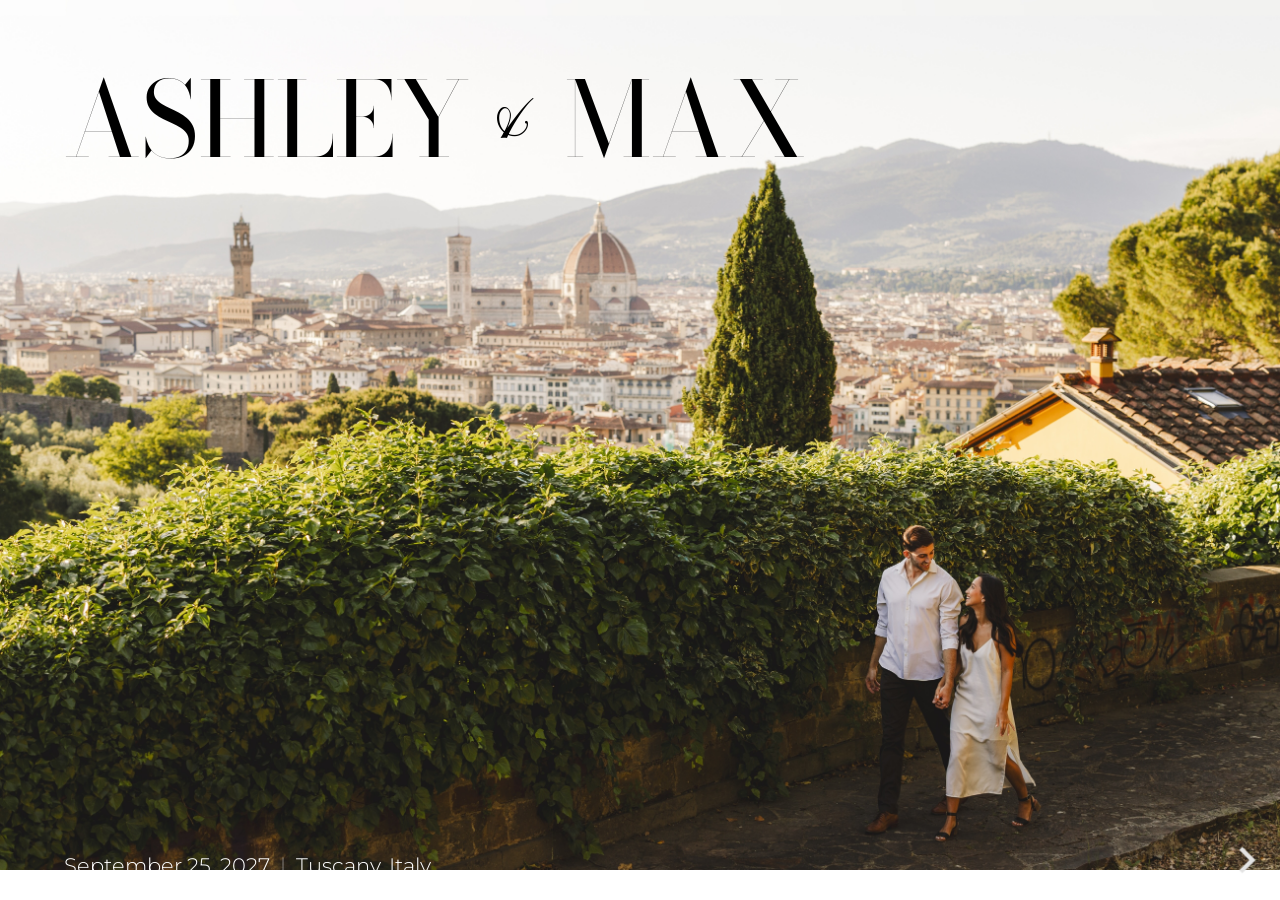
<file: index.html>
<!doctype html>
<html lang="en">
  <head>
    <meta charset="UTF-8" />
    <meta name="viewport" content="width=device-width, initial-scale=1.0" />
    <title>Ashley and Max</title>
    <link
      rel="shortcut icon"
      href="assets/img/heart-icon.svg"
      type="image/x-icon"
    />
    <link rel="preconnect" href="https://fonts.googleapis.com">
    <link rel="preconnect" href="https://fonts.gstatic.com" crossorigin>
    <link href="https://fonts.googleapis.com/css2?family=Bodoni+Moda:ital,opsz,wght@0,6..96,400..900;1,6..96,400..900&family=Kapakana:wght@300..400&family=Montserrat:ital,wght@0,100..900;1,100..900&display=swap" rel="stylesheet">
    <link rel="stylesheet" href="style.css" />
    <link rel="stylesheet" href="pages/splash/splash.css" />
    <script src="pages/splash/splash.js" defer></script>
  </head>
  <body>
    <div class="scroll-container">
      <img src="assets/img/bg1-color-tall-75.jpeg" alt="" class="scroll-background">
      <div class="content">
        <div class="home">
          <div class="title-container">
            <div class="title">
                <div>ASHLEY</div>
                <div class="amp">&</div>
                <div>MAX</div>
              </h2>
            </div>
          </div>
          <div class="footer">
            <div class="footer-text">September 25, 2027 <div class="thin">|</div> Tuscany, Italy</div>
            <div class="footer-arrow"><a href="pages/home/home.html"><img src="assets/img/arrow-right.svg" alt="Play arrow pointing right"></a></div>
          </div>
        </div>
      </div>
    </div>
  </body>
</html>
</file>
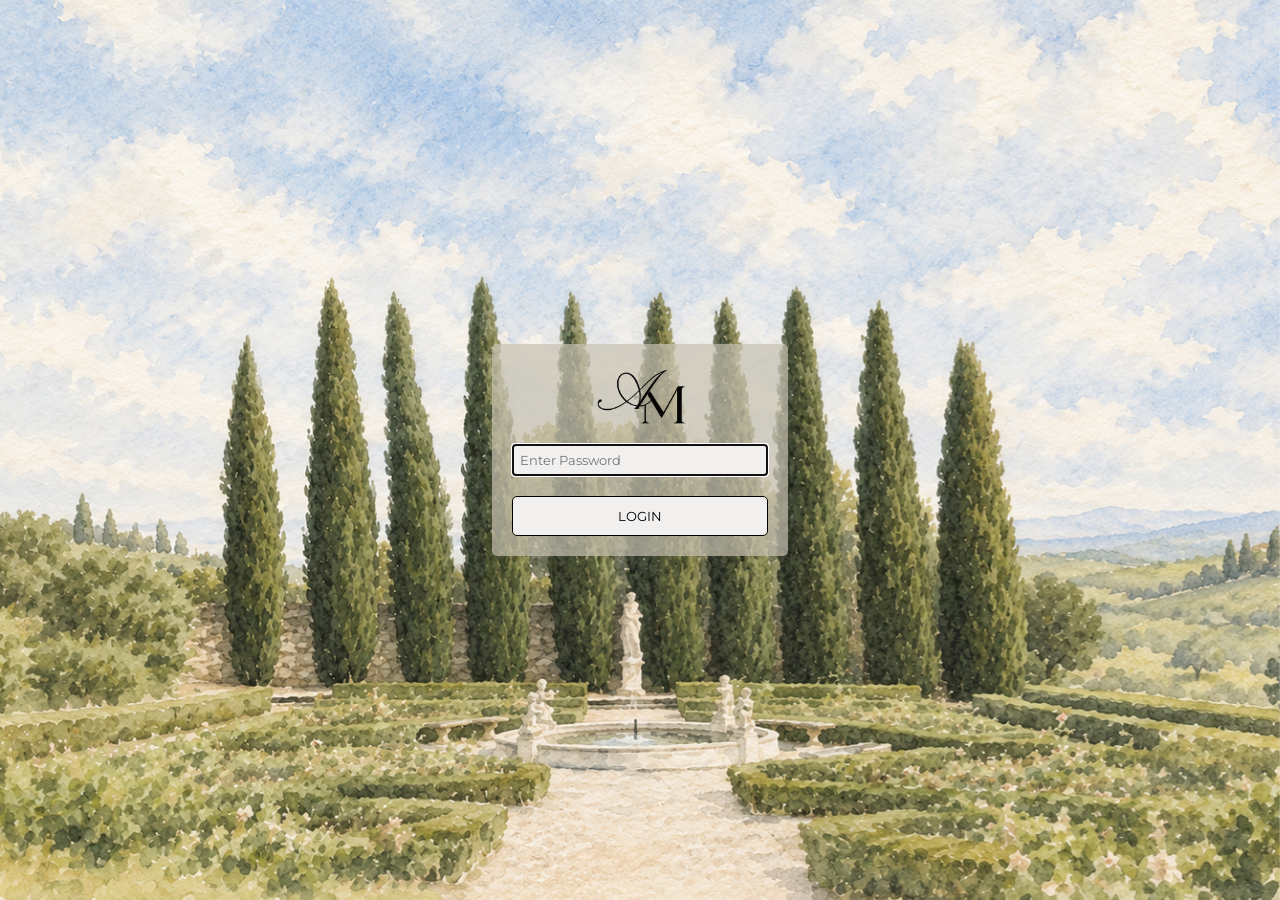
<file: ui/index.html>
<!doctype html>
<html lang="en">
  <head>
    <meta charset="UTF-8" />
    <meta name="viewport" content="width=device-width, initial-scale=1.0" />
    <meta name="robots" content="noindex" />
    <title>Ashley & Max</title>
    <link
      rel="shortcut icon"
      href="/ui/assets/img/am-logo.png"
      type="image/x-icon"
    />
    <link rel="stylesheet" href="/ui/style.css" />
    <link rel="stylesheet" href="/ui/pages/pages.css" />
    <link rel="stylesheet" href="/ui/pages/password/password.css" />
    <script src="/ui/pages/pages.js" defer></script>
    <script type="module" src="/ui/pages/password/password.js" defer></script>
  </head>
  <body>
    <div class="index-img">
      <img
        src="/ui/assets/img/vn-garden-watercolor-wide.png"
        alt="Watercolor picture of Italian gardens"
      />
    </div>
    <div class="pwd-form">
      <div class="index-logo">
        <img src="/ui/assets/img/am-logo.png" alt="A wedding logo" />
      </div>
      <form id="passwordForm">
        <input
          type="password"
          name="pwd"
          id="pwd"
          placeholder="Enter Password"
          autofocus
        />
        <button type="submit" id="pwdSubmitBtn">LOGIN</button>
      </form>
    </div>
    <script
      data-goatcounter="https://dinosaur.goatcounter.com/count"
      async
      src="//gc.zgo.at/count.js"
    ></script>
  </body>
</html>
</file>
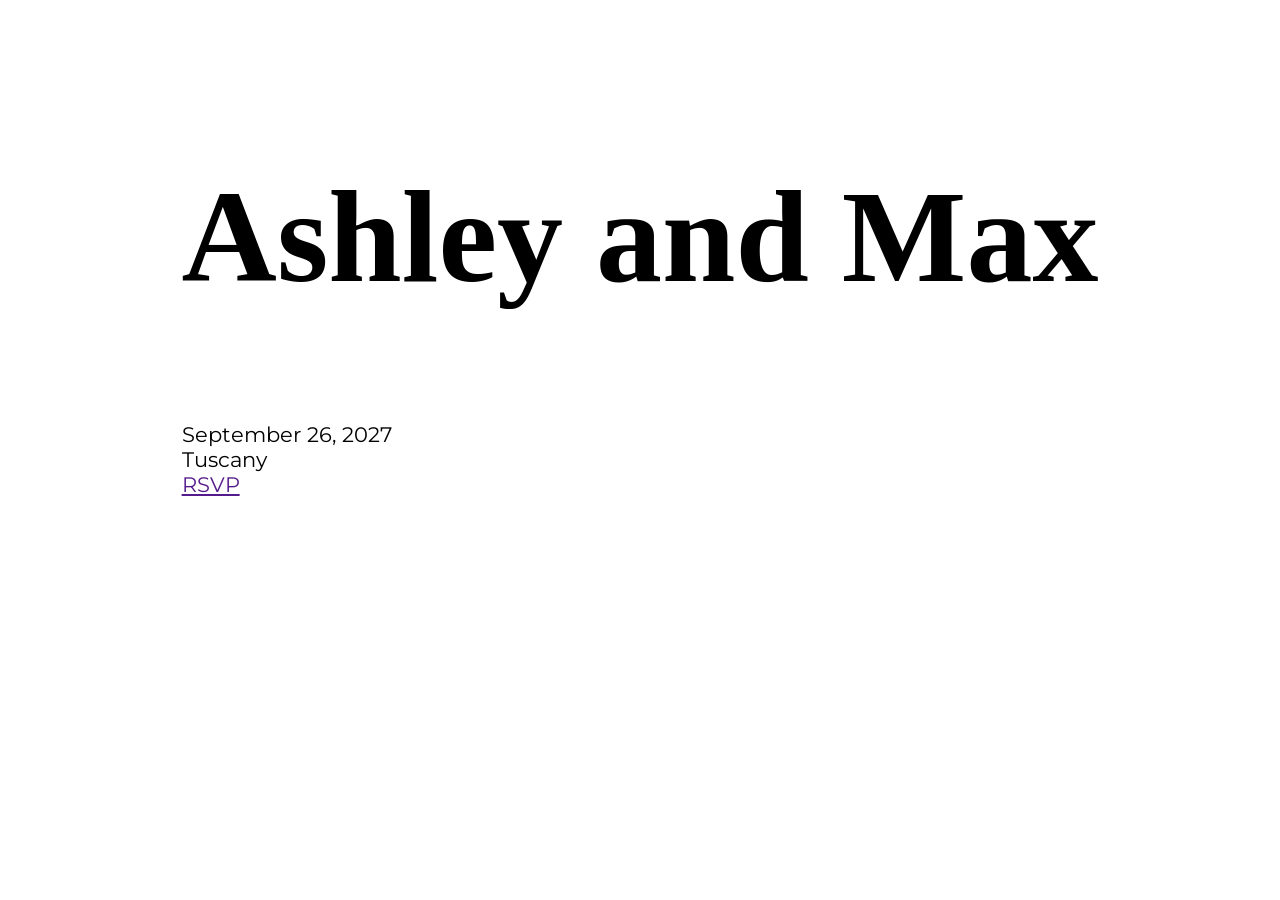
<file: home.html>
<!doctype html>
<html lang="en">
  <head>
    <meta charset="UTF-8" />
    <meta name="viewport" content="width=device-width, initial-scale=1.0" />
    <title>Ashley and Max</title>
    <link
      rel="shortcut icon"
      href="assets/img/heart-icon.svg"
      type="image/x-icon"
    />
    <link rel="stylesheet" href="style.css" />
    <link rel="stylesheet" href="home.css" />
  </head>
  <body>
    <div class="home">
      <div class="card card-sm">
        <div class="title"><h2>Ashley and Max</h2></div>
        <div class="home-date">September 26, 2027</div>
        <div class="home-dest">Tuscany</div>
        <a href="" class="rsvp-btn">RSVP</a>
      </div>
    </div>
  </body>
</html>
</file>
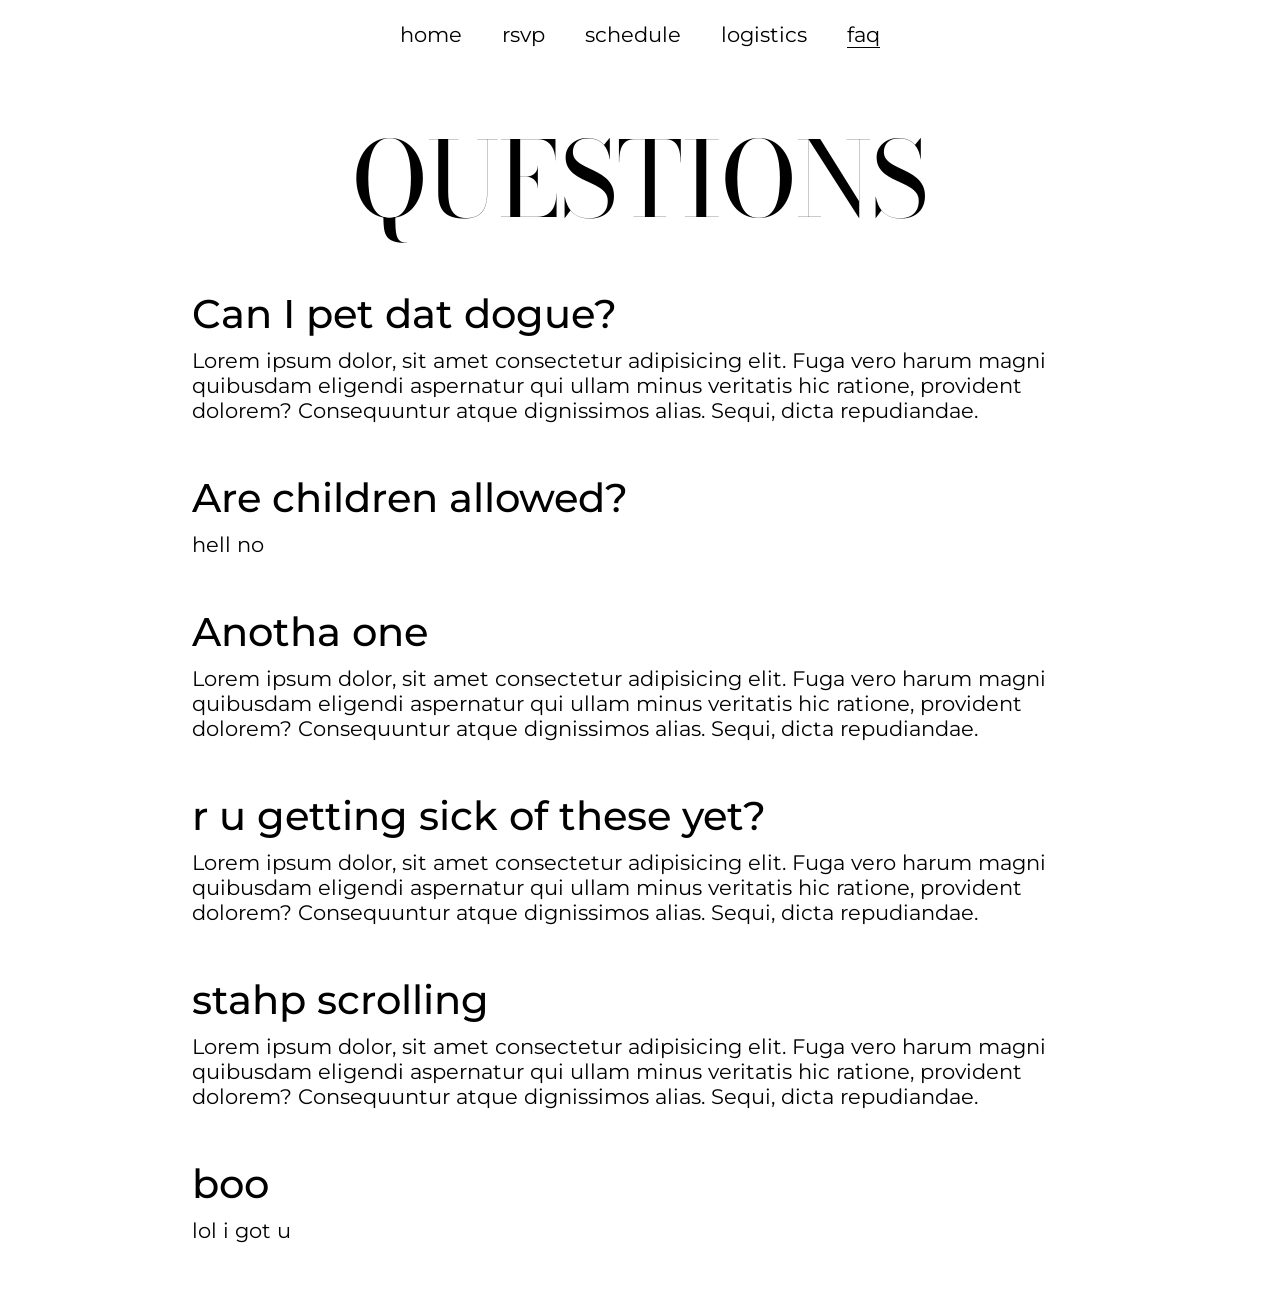
<file: pages/faq/faq.html>
<!doctype html>
<html lang="en">
  <head>
    <meta charset="UTF-8" />
    <meta name="viewport" content="width=device-width, initial-scale=1.0" />
    <title>Ashley and Max</title>
    <link
      rel="shortcut icon"
      href="../../assets/img/heart-icon.svg"
      type="image/x-icon"
    />
    <link rel="preconnect" href="https://fonts.googleapis.com" />
    <link rel="preconnect" href="https://fonts.gstatic.com" crossorigin />
    <link
      href="https://fonts.googleapis.com/css2?family=Bodoni+Moda:ital,opsz,wght@0,6..96,400..900;1,6..96,400..900&family=Kapakana:wght@300..400&family=Montserrat:ital,wght@0,100..900;1,100..900&display=swap"
      rel="stylesheet"
    />
    <link rel="stylesheet" href="../../style.css" />
    <link rel="stylesheet" href="../pages.css" />
    <link rel="stylesheet" href="faq.css" />
    <script src="../pages.js" defer></script>
    <script src="faq.js" defer></script>
  </head>
  <body>
    <div class="nav">
      <ul>
        <li><a href="../../pages/home/home.html">home</a></li>
        <li><a href="">rsvp</a></li>
        <li>
          <a href="../../pages/schedule/schedule.html">schedule</a>
        </li>
        <li><a href="../../pages/logistics/logistics.html">logistics</a></li>
        <li class="nav-active"><a href="../../pages/faq/faq.html">faq</a></li>
      </ul>
    </div>
    <div class="container">
      <div class="title">QUESTIONS</div>
    </div>
  </body>
</html>
</file>
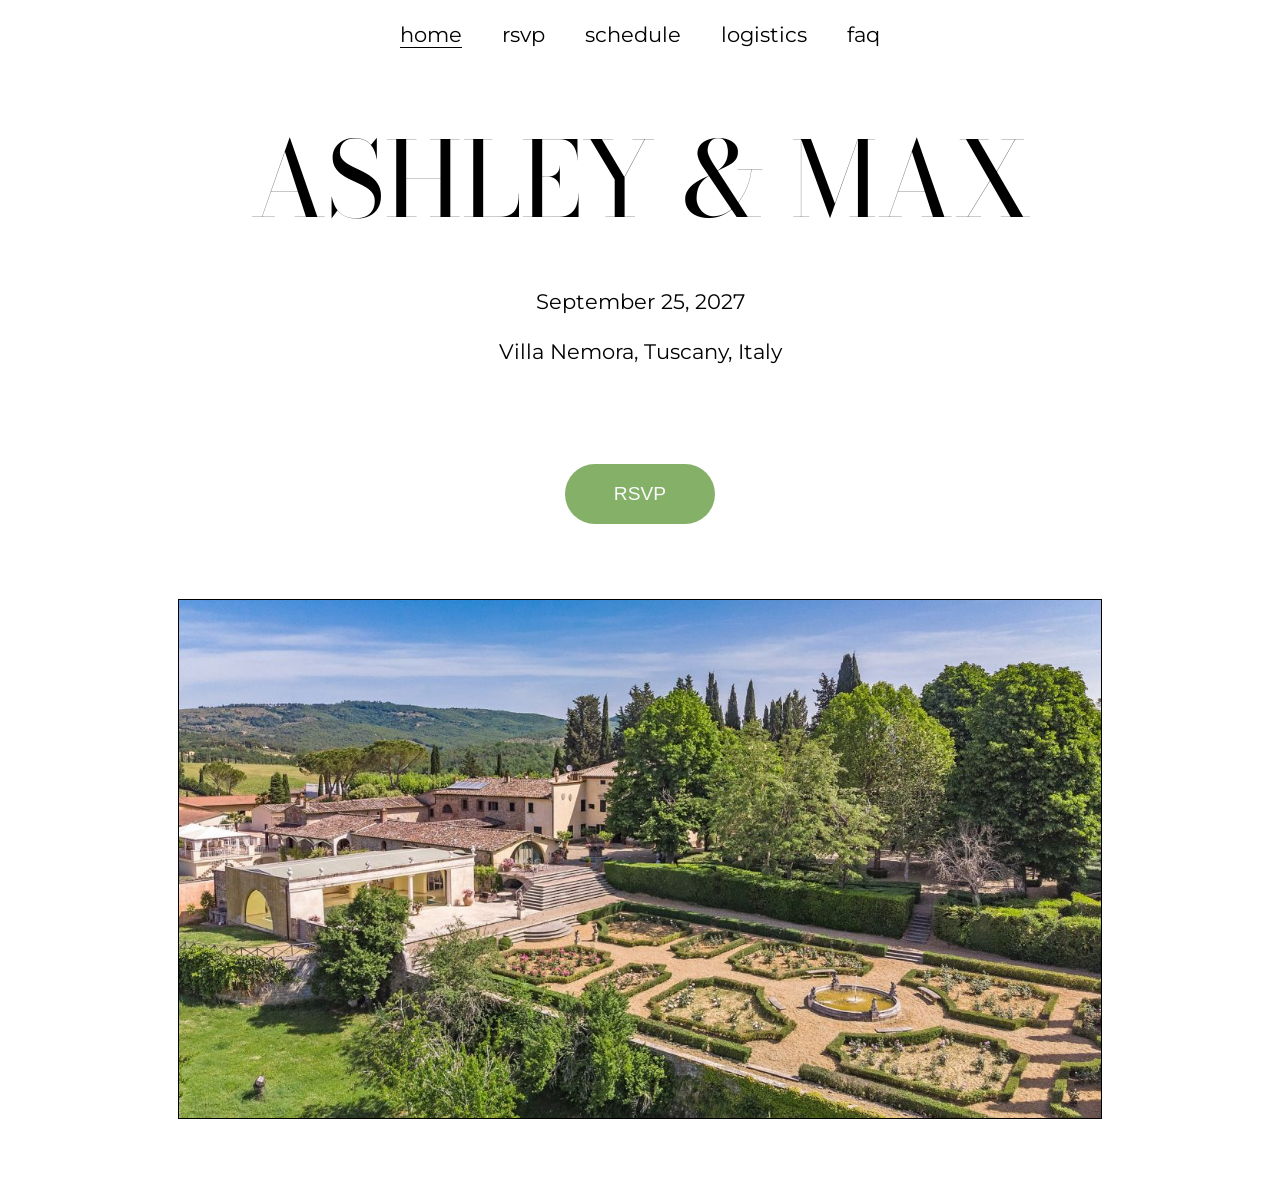
<file: pages/home/home.html>
<!doctype html>
<html lang="en">
  <head>
    <meta charset="UTF-8" />
    <meta name="viewport" content="width=device-width, initial-scale=1.0" />
    <title>Ashley and Max</title>
    <link
      rel="shortcut icon"
      href="../../assets/img/heart-icon.svg"
      type="image/x-icon"
    />
    <link rel="preconnect" href="https://fonts.googleapis.com" />
    <link rel="preconnect" href="https://fonts.gstatic.com" crossorigin />
    <link
      href="https://fonts.googleapis.com/css2?family=Bodoni+Moda:ital,opsz,wght@0,6..96,400..900;1,6..96,400..900&family=Kapakana:wght@300..400&family=Montserrat:ital,wght@0,100..900;1,100..900&display=swap"
      rel="stylesheet"
    />
    <link rel="stylesheet" href="../../style.css" />
    <link rel="stylesheet" href="../pages.css" />
    <link rel="stylesheet" href="home.css" />
    <script src="../pages.js" defer></script>
  </head>
  <body>
    <div class="nav">
      <ul>
        <li class="nav-active">
          <a href="../../pages/home/home.html">home</a>
        </li>
        <li><a href="">rsvp</a></li>
        <li><a href="../../pages/schedule/schedule.html">schedule</a></li>
        <li><a href="../../pages/logistics/logistics.html">logistics</a></li>
        <li><a href="../../pages/faq/faq.html">faq</a></li>
      </ul>
    </div>
    <div class="container">
      <div class="title">ASHLEY & MAX</div>
      <div class="sub-header">September 25, 2027</div>
      <div class="sub-header">Villa Nemora, Tuscany, Italy</div>
      <div class="rsvp-btn"><button>RSVP</button></div>
      <div class="home-pic">
        <img
          src="../../assets/img/vn-gardens-wide.jpeg"
          alt="Wedding venue gardens"
        />
      </div>
    </div>
  </body>
</html>
</file>
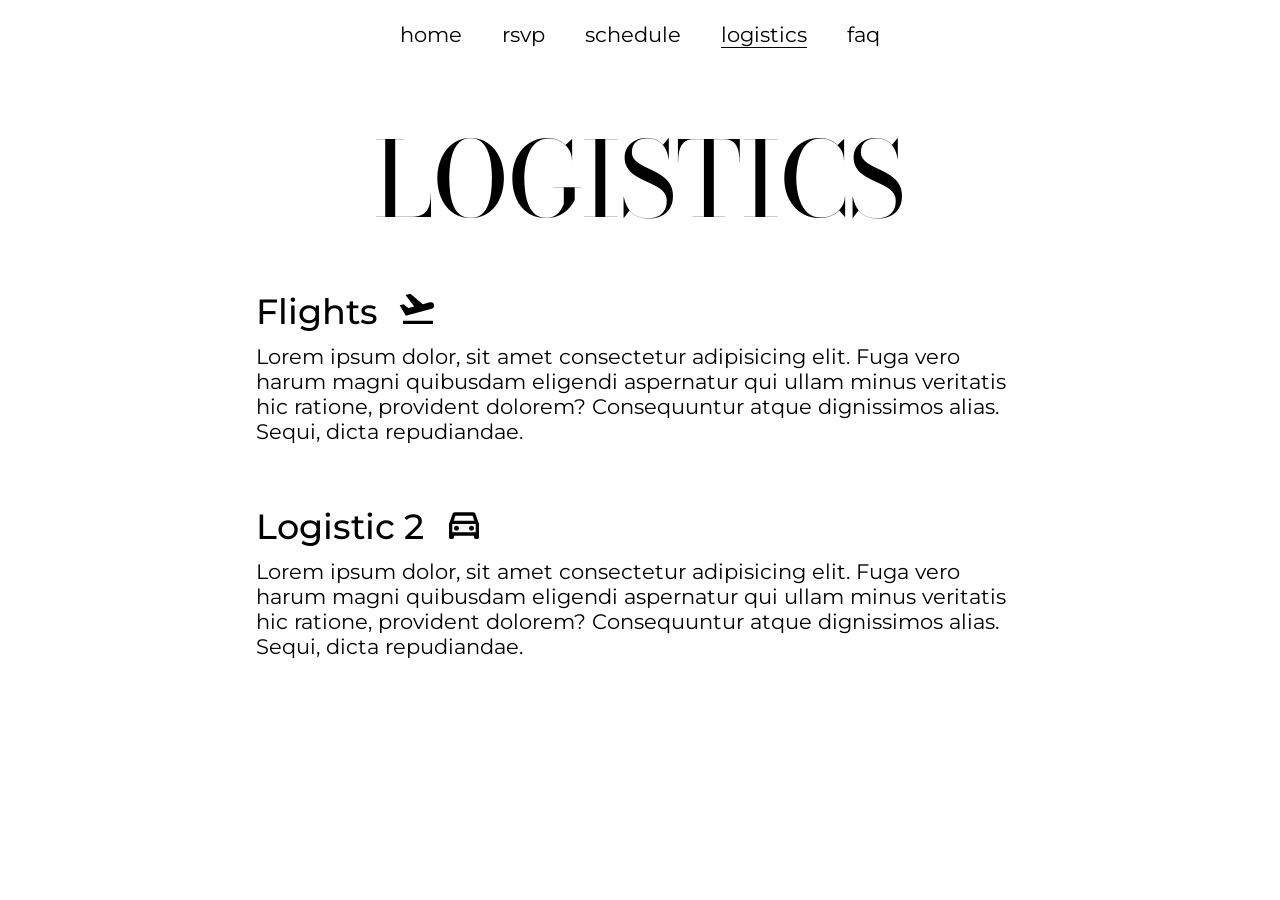
<file: pages/logistics/logistics.html>
<!doctype html>
<html lang="en">
  <head>
    <meta charset="UTF-8" />
    <meta name="viewport" content="width=device-width, initial-scale=1.0" />
    <title>Ashley and Max</title>
    <link
      rel="shortcut icon"
      href="../../assets/img/heart-icon.svg"
      type="image/x-icon"
    />
    <link rel="preconnect" href="https://fonts.googleapis.com" />
    <link rel="preconnect" href="https://fonts.gstatic.com" crossorigin />
    <link
      href="https://fonts.googleapis.com/css2?family=Bodoni+Moda:ital,opsz,wght@0,6..96,400..900;1,6..96,400..900&family=Kapakana:wght@300..400&family=Montserrat:ital,wght@0,100..900;1,100..900&display=swap"
      rel="stylesheet"
    />
    <link rel="stylesheet" href="../../style.css" />
    <link rel="stylesheet" href="../pages.css" />
    <link rel="stylesheet" href="logistics.css" />
    <script src="../pages.js" defer></script>
    <script src="logistics.js" defer></script>
  </head>
  <body>
    <div class="nav">
      <ul>
        <li><a href="../../pages/home/home.html">home</a></li>
        <li><a href="">rsvp</a></li>
        <li>
          <a href="../../pages/schedule/schedule.html">schedule</a>
        </li>
        <li class="nav-active">
          <a href="../../pages/logistics/logistics.html">logistics</a>
        </li>
        <li><a href="">faq</a></li>
      </ul>
    </div>
    <div class="container">
      <div class="title">LOGISTICS</div>
    </div>
  </body>
</html>
</file>
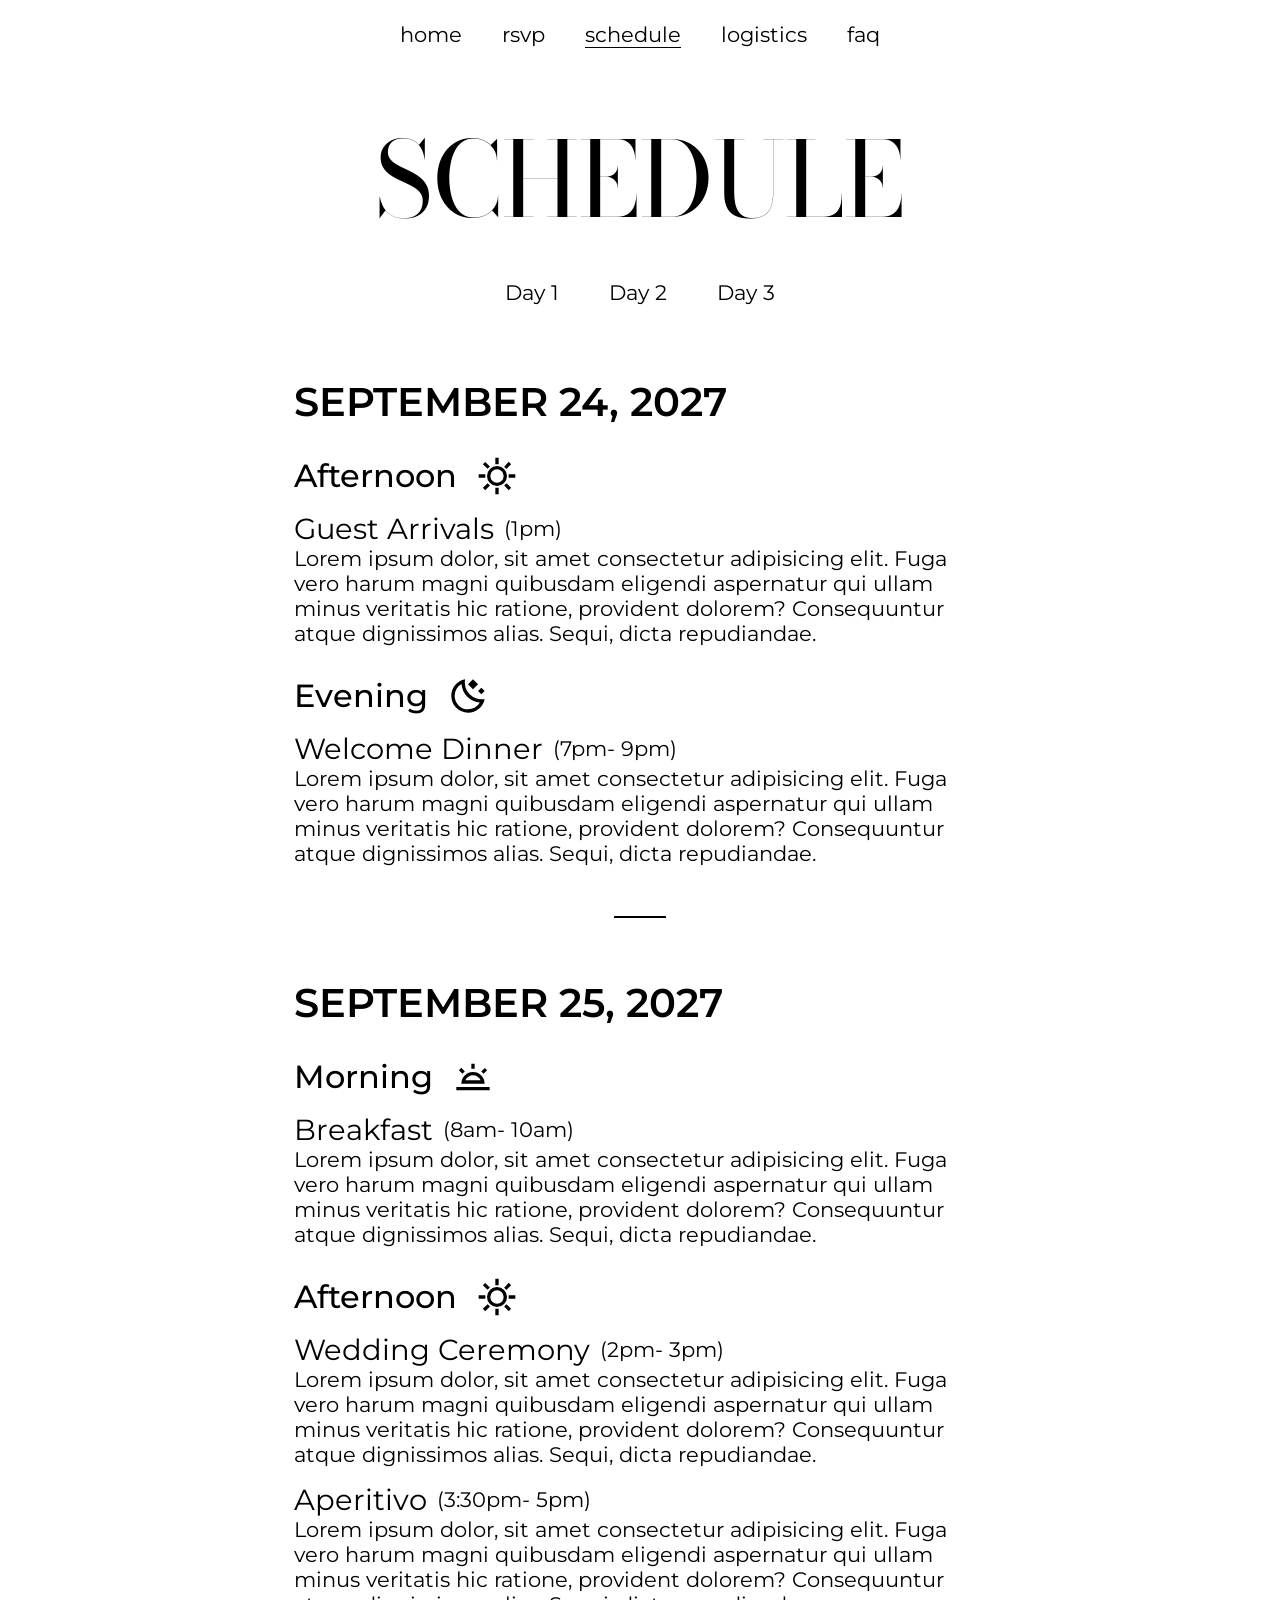
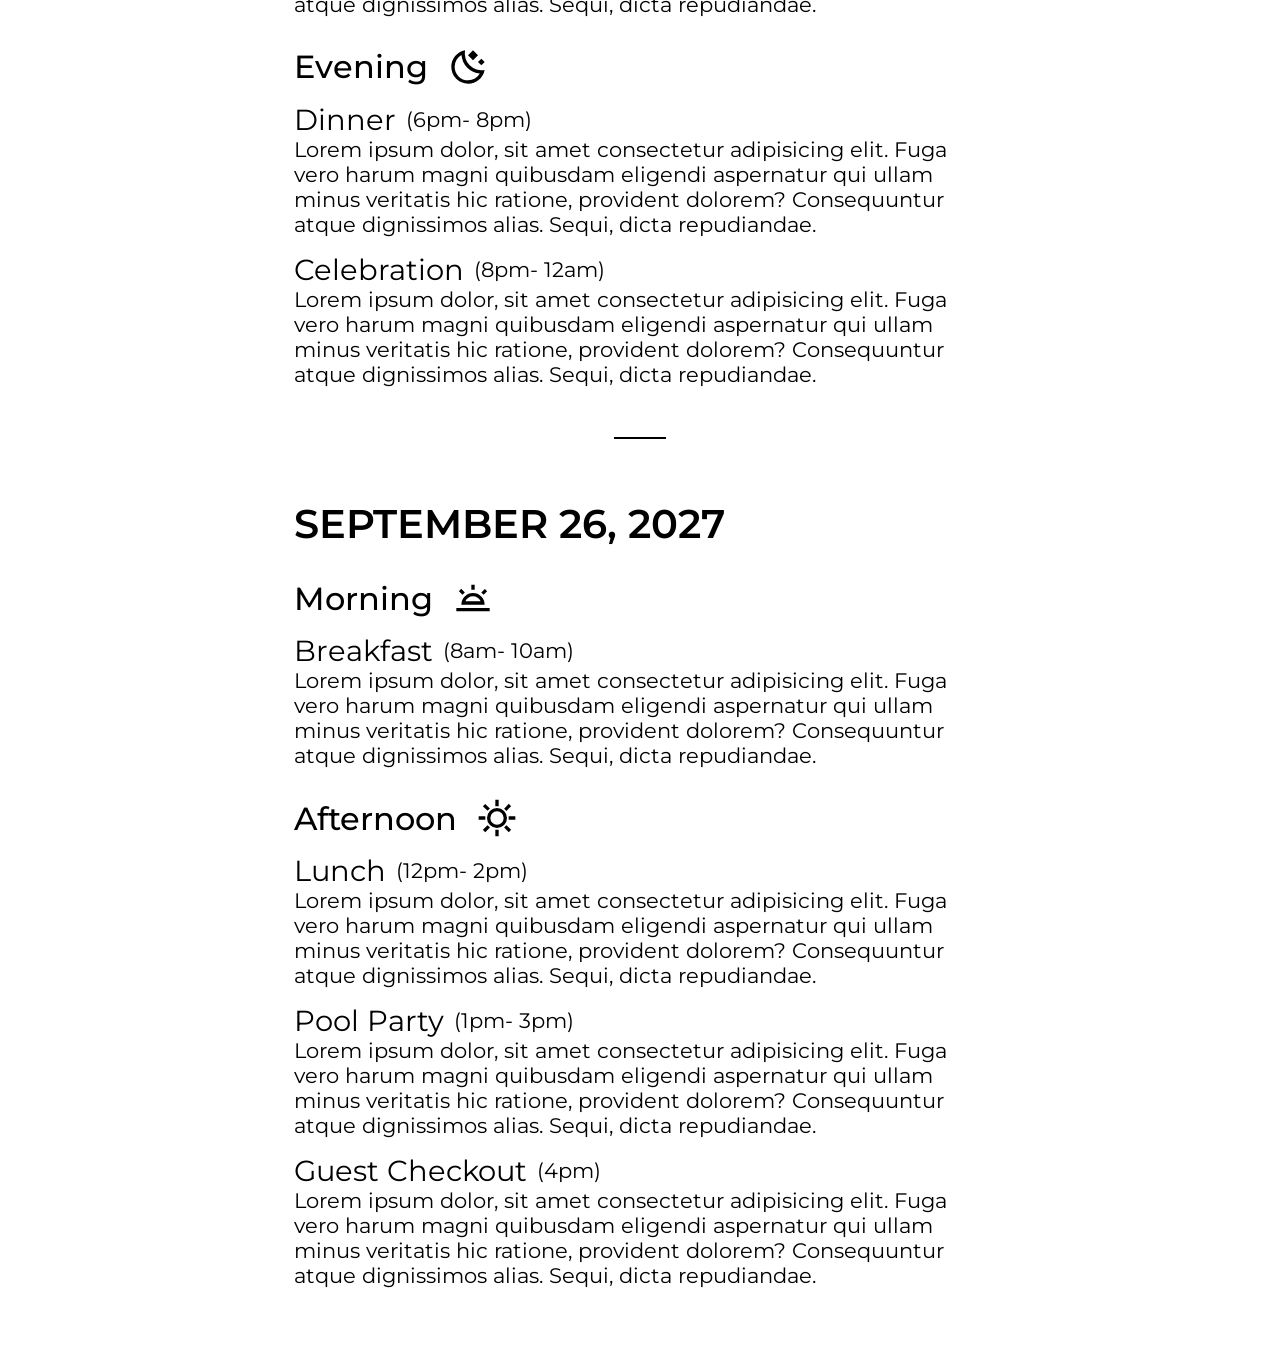
<file: pages/schedule/schedule.html>
<!doctype html>
<html lang="en">
  <head>
    <meta charset="UTF-8" />
    <meta name="viewport" content="width=device-width, initial-scale=1.0" />
    <title>Ashley and Max</title>
    <link
      rel="shortcut icon"
      href="../../assets/img/heart-icon.svg"
      type="image/x-icon"
    />
    <link rel="preconnect" href="https://fonts.googleapis.com" />
    <link rel="preconnect" href="https://fonts.gstatic.com" crossorigin />
    <link
      href="https://fonts.googleapis.com/css2?family=Bodoni+Moda:ital,opsz,wght@0,6..96,400..900;1,6..96,400..900&family=Kapakana:wght@300..400&family=Montserrat:ital,wght@0,100..900;1,100..900&display=swap"
      rel="stylesheet"
    />
    <link rel="stylesheet" href="../../style.css" />
    <link rel="stylesheet" href="../pages.css" />
    <link rel="stylesheet" href="schedule.css" />
    <script src="../pages.js" defer></script>
    <script src="schedule.js" defer></script>
  </head>
  <body>
    <div class="nav">
      <ul>
        <li><a href="../../pages/home/home.html">home</a></li>
        <li><a href="">rsvp</a></li>
        <li class="nav-active">
          <a href="../../pages/schedule/schedule.html">schedule</a>
        </li>
        <li><a href="../../pages/logistics/logistics.html">logistics</a></li>
        <li><a href="../../pages/faq/faq.html">faq</a></li>
      </ul>
    </div>
    <div class="container">
      <div class="title">SCHEDULE</div>
      <div class="schedule-nav">
        <ul>
          <li><a href="#september24">Day 1</a></li>
          <li><a href="#september25">Day 2</a></li>
          <li><a href="#september26">Day 3</a></li>
        </ul>
      </div>
      <div class="to-top">
        <a href="#">
          <div class="to-top-arrow">
            <img src="../../assets/img/up-arrow.svg" alt="" />
          </div>
          back to top
        </a>
      </div>
    </div>
  </body>
</html>
</file>
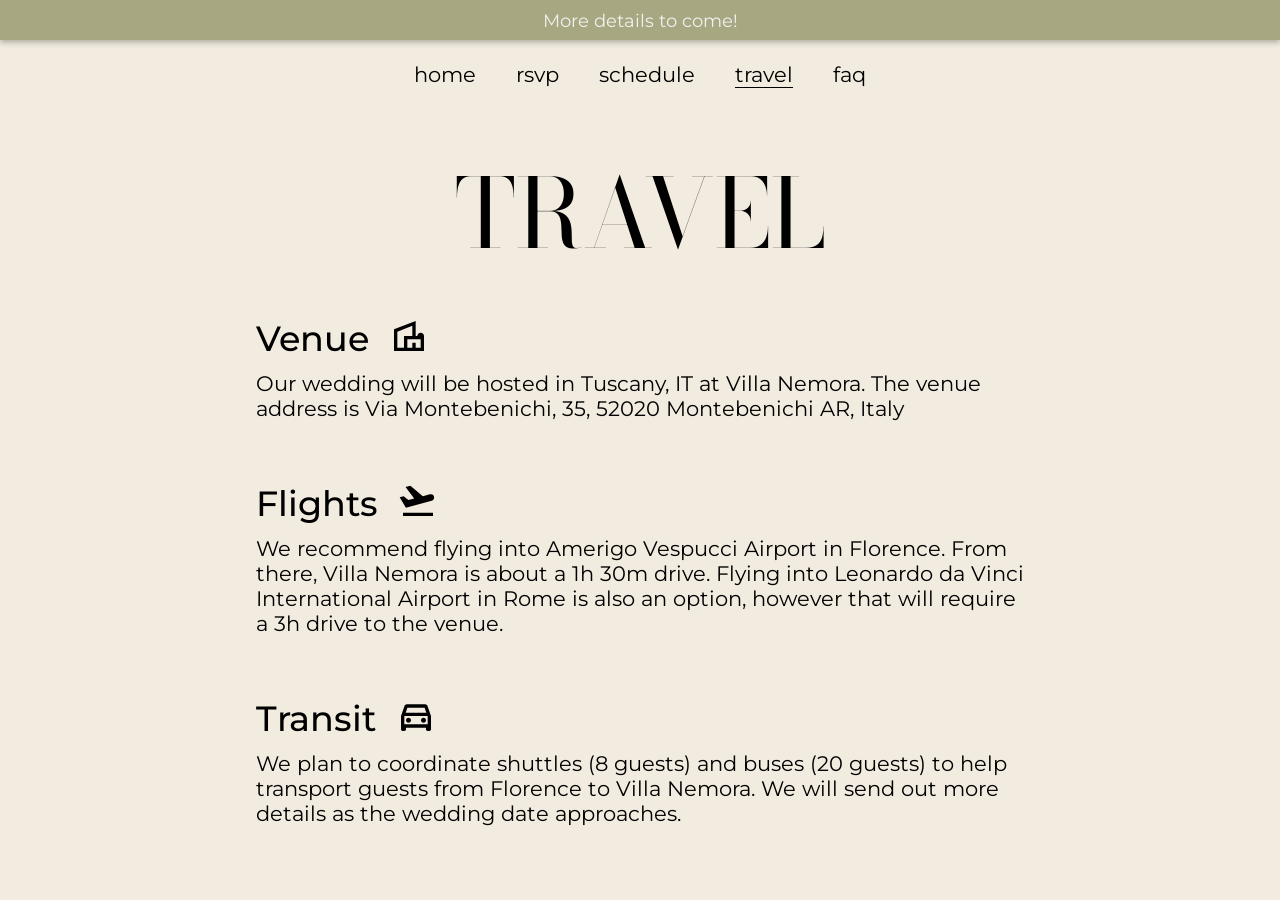
<file: ui/_archive/travel/travel.html>
<!doctype html>
<html lang="en">
  <head>
    <meta charset="UTF-8" />
    <meta name="viewport" content="width=device-width, initial-scale=1.0" />
    <title>Ashley & Max</title>
    <link
      rel="shortcut icon"
      href="/ui/assets/img/am-logo.png"
      type="image/x-icon"
    />
    <link rel="preconnect" href="https://fonts.googleapis.com" />
    <link rel="preconnect" href="https://fonts.gstatic.com" crossorigin />
    <link
      href="https://fonts.googleapis.com/css2?family=Bodoni+Moda:ital,opsz,wght@0,6..96,400..900;1,6..96,400..900&family=Kapakana:wght@300..400&family=Montserrat:ital,wght@0,100..900;1,100..900&display=swap"
      rel="stylesheet"
    />
    <link rel="stylesheet" href="/ui/style.css" />
    <link rel="stylesheet" href="/ui/pages/pages.css" />
    <link rel="stylesheet" href="/ui/pages/travel/travel.css" />
    <script src="/ui/pages/pages.js" defer></script>
    <script src="/ui/pages/travel/travel.js" defer></script>
  </head>
  <body>
    <div class="banner">More details to come!</div>
    <div class="nav">
      <ul>
        <li><a href="/ui/pages/home/home.html">home</a></li>
        <li><a href="/ui/pages/rsvp/rsvp.html">rsvp</a></li>
        <li>
          <a href="/ui/pages/schedule/schedule.html">schedule</a>
        </li>
        <li class="nav-active">
          <a href="/ui/pages/travel/travel.html">travel</a>
        </li>
        <li><a href="/ui/pages/faq/faq.html">faq</a></li>
      </ul>
    </div>
    <div class="container">
      <div class="title">TRAVEL</div>
    </div>
  </body>
</html>
</file>
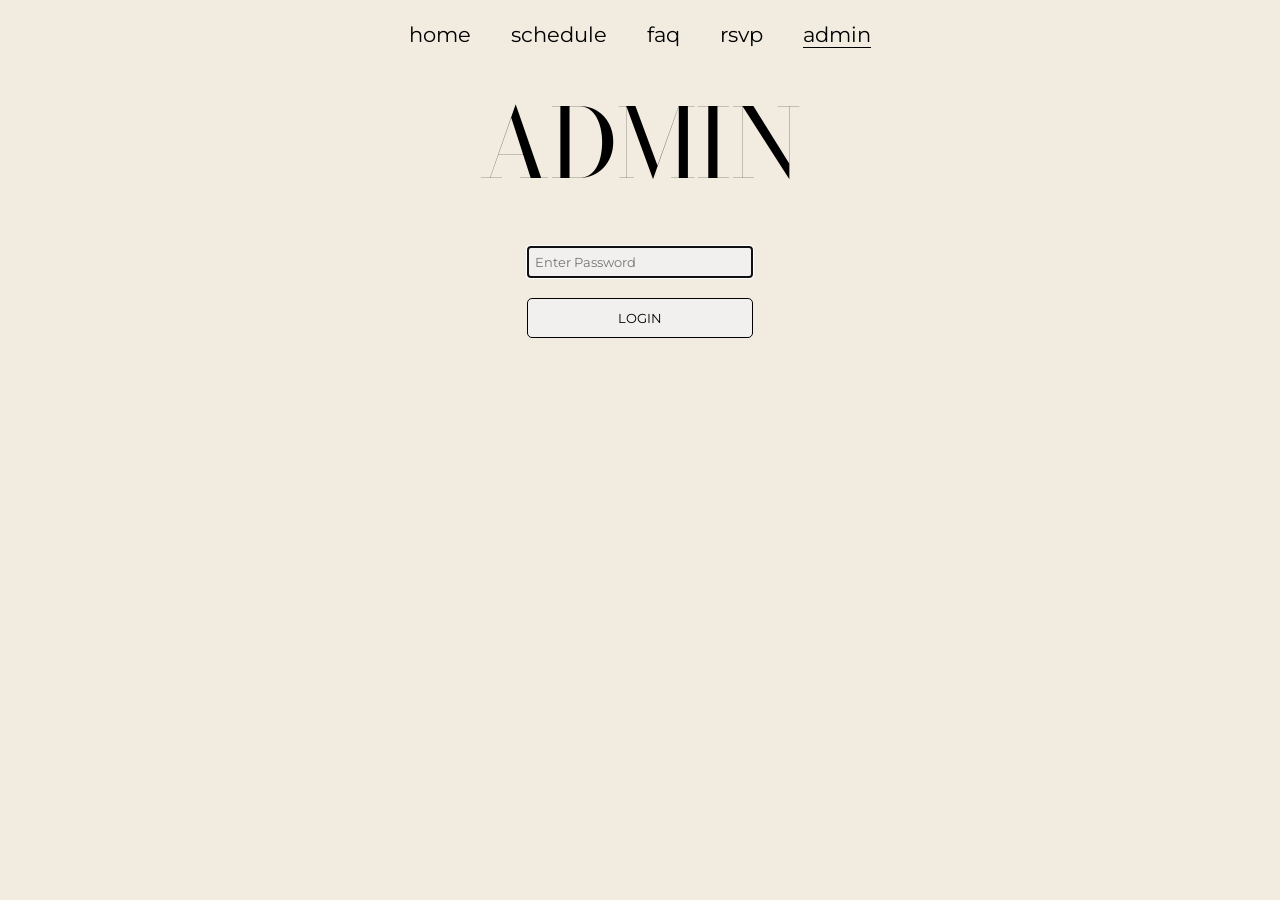
<file: ui/pages/admin/admin.html>
<!doctype html>
<html lang="en">
  <head>
    <meta charset="UTF-8" />
    <meta name="viewport" content="width=device-width, initial-scale=1.0" />
    <meta name="robots" content="noindex" />
    <title>Ashley & Max</title>
    <link
      rel="shortcut icon"
      href="/ui/assets/img/am-logo.png"
      type="image/x-icon"
    />
    <link rel="preconnect" href="https://fonts.googleapis.com" />
    <link rel="preconnect" href="https://fonts.gstatic.com" crossorigin />
    <link
      href="https://fonts.googleapis.com/css2?family=Bodoni+Moda:ital,opsz,wght@0,6..96,400..900;1,6..96,400..900&family=Kapakana:wght@300..400&family=Montserrat:ital,wght@0,100..900;1,100..900&display=swap"
      rel="stylesheet"
    />
    <link rel="stylesheet" href="/ui/style.css" />
    <link rel="stylesheet" href="/ui/pages/pages.css" />
    <link rel="stylesheet" href="/ui/pages/admin/admin.css" />
    <script src="/ui/pages/pages.js" defer></script>
    <script type="module" src="/ui/pages/admin/admin.js" defer></script>
  </head>
  <body>
    <div class="nav">
      <ul>
        <li id="nav-home">
          <a href="/ui/pages/home/home.html">home</a>
        </li>
        <li id="nav-schedule">
          <a href="/ui/pages/home/home.html#schedule">schedule</a>
        </li>
        <li><a href="/ui/pages/faq/faq.html">faq</a></li>
        <li><a href="/ui/pages/rsvp/rsvp.html">rsvp</a></li>
        <li class="nav-active">
          <a href="/ui/pages/admin/admin.html">admin</a>
        </li>
      </ul>
    </div>
    <div class="container">
      <div class="title">ADMIN</div>
      <div class="table-wrapper"></div>
    </div>
    <script
      data-goatcounter="https://dinosaur.goatcounter.com/count"
      async
      src="//gc.zgo.at/count.js"
    ></script>
  </body>
</html>
</file>
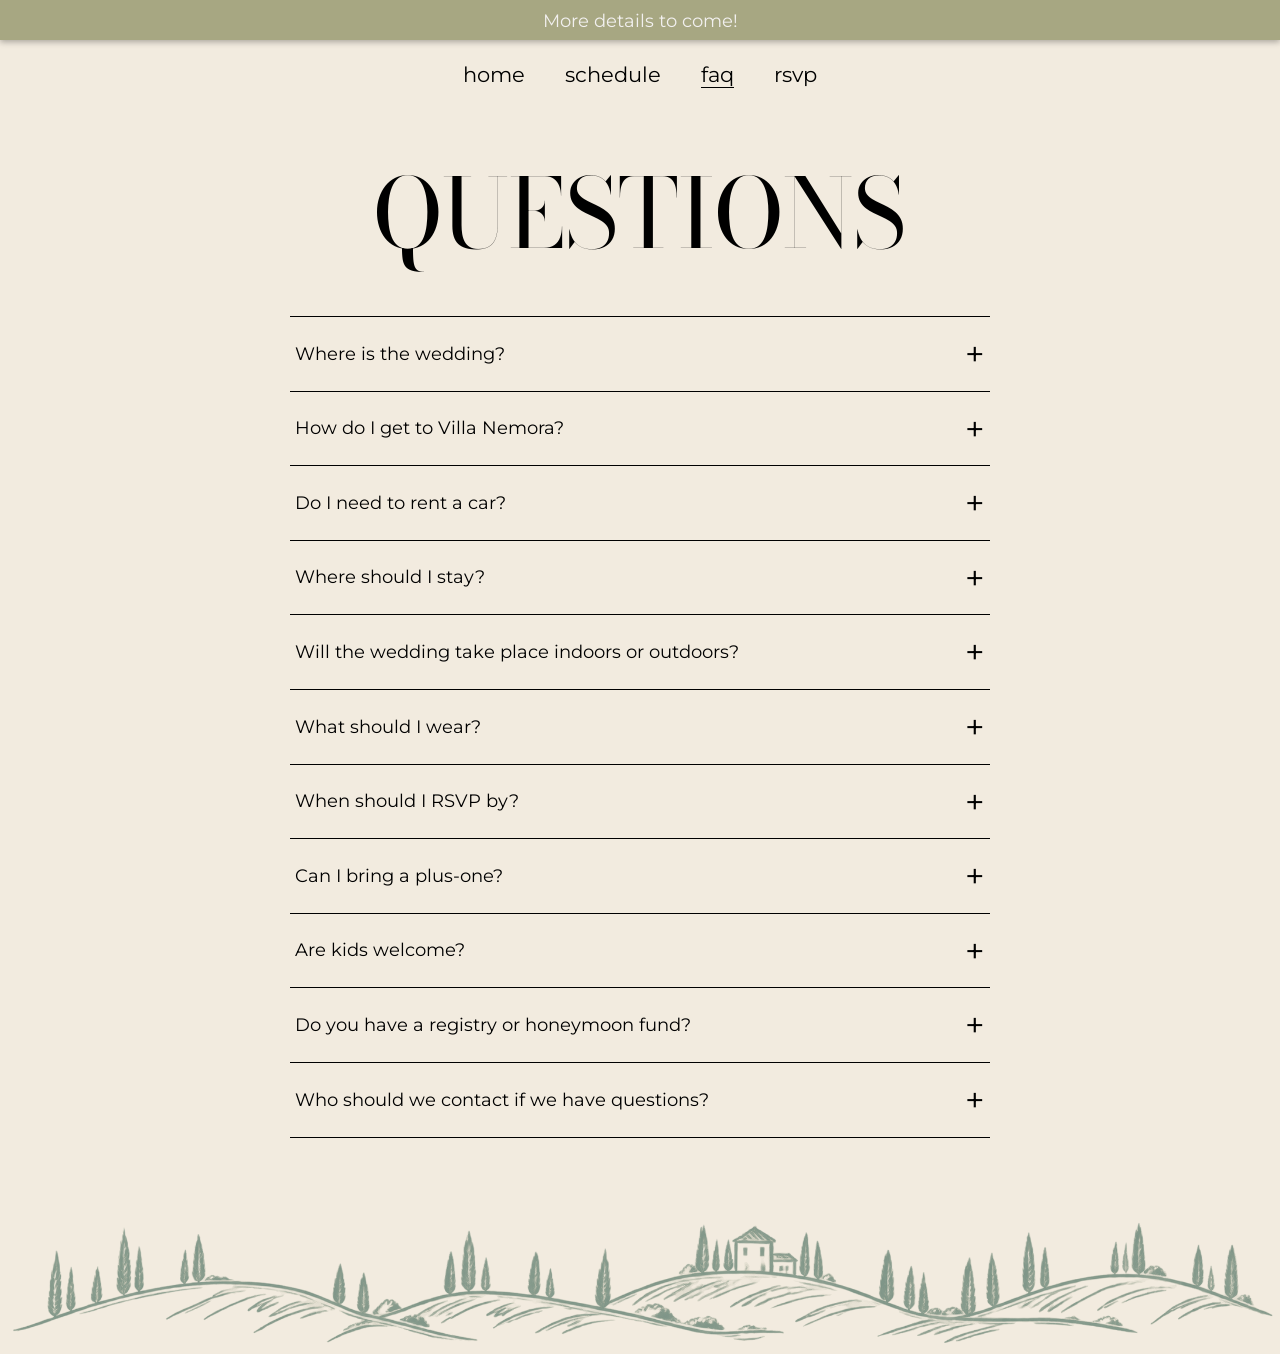
<file: ui/pages/faq/faq.html>
<!doctype html>
<html lang="en">
  <head>
    <meta charset="UTF-8" />
    <meta name="viewport" content="width=device-width, initial-scale=1.0" />
    <meta name="robots" content="noindex" />
    <title>Ashley & Max</title>
    <link
      rel="shortcut icon"
      href="/ui/assets/img/am-logo.png"
      type="image/x-icon"
    />
    <link rel="preconnect" href="https://fonts.googleapis.com" />
    <link rel="preconnect" href="https://fonts.gstatic.com" crossorigin />
    <link
      href="https://fonts.googleapis.com/css2?family=Bodoni+Moda:ital,opsz,wght@0,6..96,400..900;1,6..96,400..900&family=Kapakana:wght@300..400&family=Montserrat:ital,wght@0,100..900;1,100..900&display=swap"
      rel="stylesheet"
    />
    <link rel="stylesheet" href="/ui/style.css" />
    <link rel="stylesheet" href="/ui/pages/pages.css" />
    <link rel="stylesheet" href="/ui/pages/faq/faq.css" />
    <script src="/ui/pages/pages.js" defer></script>
    <script src="/ui/pages/faq/faq.js" defer></script>
  </head>
  <body>
    <div class="banner">More details to come!</div>
    <div class="nav">
      <ul>
        <li><a href="/ui/pages/home/home.html">home</a></li>
        <li><a href="/ui/pages/home/home.html#schedule">schedule</a></li>
        <li class="nav-active"><a href="/ui/pages/faq/faq.html">faq</a></li>
        <li><a href="/ui/pages/rsvp/rsvp.html">rsvp</a></li>
      </ul>
    </div>
    <div class="container">
      <div class="title">QUESTIONS</div>
      <details>
        <summary>Where is the wedding?</summary>
        <p>
          Our wedding will take place at Villa Nemora in Montebenichi, Bucine,
          Tuscany, nestled in the rolling hills of the Tuscan countryside
          between Florence, Siena, and Arezzo.
        </p>
        <p>
          All events (welcome and farewell parties) will be held on the property
          at Villa Nemora.
        </p>
      </details>
      <details>
        <summary>How do I get to Villa Nemora?</summary>
        <p>
          The closest major airport is Amerigo Vespucci Airport (FLR) in
          Florence, approximately a 1-1.5 hour drive from Villa Nemora.
        </p>
        <p>
          Galileo Galilei Airport (PSA) in Pisa is approximately 2 hours away,
          while Leonardo da Vinci International Airport (FCO) in Rome is about
          2.5-3 hours away.
        </p>
      </details>
      <details>
        <summary>Do I need to rent a car?</summary>
        <p>
          We recommend renting a car if you plan to explore Tuscany before or
          after the wedding. Villa Nemora is located in the countryside, where
          public transportation and rideshare services are limited. If you don't
          plan to rent a car, we are happy to help coordinate a shared van from
          Florence to the venue!
        </p>
      </details>
      <details>
        <summary>Where should I stay?</summary>
        <p>
          We would love for you to stay with us at the venue! The property
          includes three villas all within an 8 minute walk. We will update this
          page with accommodation details and booking logistics soon!
        </p>
      </details>
      <details>
        <summary>Will the wedding take place indoors or outdoors?</summary>
        <p>All events will take place outdoors, barring inclement weather!</p>
      </details>
      <details>
        <summary>What should I wear?</summary>
        <p>
          Cocktail attire is preferred (tuxes and gowns welcome, as well as
          suits and cocktail dresses). Please be mindful of the fact that the
          majority of the wedding will take place on grass/gravel when choosing
          your shoes!
        </p>
      </details>
      <details>
        <summary>When should I RSVP by?</summary>
        <p>
          We'll set an official RSVP deadline when we send invitations. If you
          know you won't be able to attend, however, then we would greatly
          appreciate an early RSVP to help us plan!
        </p>
      </details>
      <details>
        <summary>Can I bring a plus-one?</summary>
        <p>
          Please refer to the RSVP page for information about plus-ones. If you
          have a plus-one, you will be prompted to respond on their behalf.
        </p>
      </details>
      <details>
        <summary>Are kids welcome?</summary>
        <p>
          While we love all your little ones, our wedding will be an adult-only
          event. We appreciate your understanding!
        </p>
      </details>
      <details>
        <summary>Do you have a registry or honeymoon fund?</summary>
        <p>
          Your presence at our wedding is truly the greatest gift we could ask
          for. We feel so grateful to celebrate this special day with the people
          we love, and we kindly ask that you don't feel any obligation to give
          us a gift.
        </p>
        <p>
          If you would still like to contribute, we have created a honeymoon
          fund that can be found
          <a
            href="https://www.zola.com/registry/ashleyandmaxseptember25"
            target="_blank"
            >here</a
          >.
        </p>
      </details>
      <details>
        <summary>Who should we contact if we have questions?</summary>
        <p>
          Feel free to reach out to Max (774-275-9183), Ashley (571-521-9561),
          or email us at williams3diamond@gmail.com if you have any questions!
        </p>
      </details>
      <div class="img-container">
        <img src="/ui/assets/img/hills-line-olive-trimmed.svg" alt="" />
      </div>
    </div>
    <script
      data-goatcounter="https://dinosaur.goatcounter.com/count"
      async
      src="//gc.zgo.at/count.js"
    ></script>
  </body>
</html>
</file>
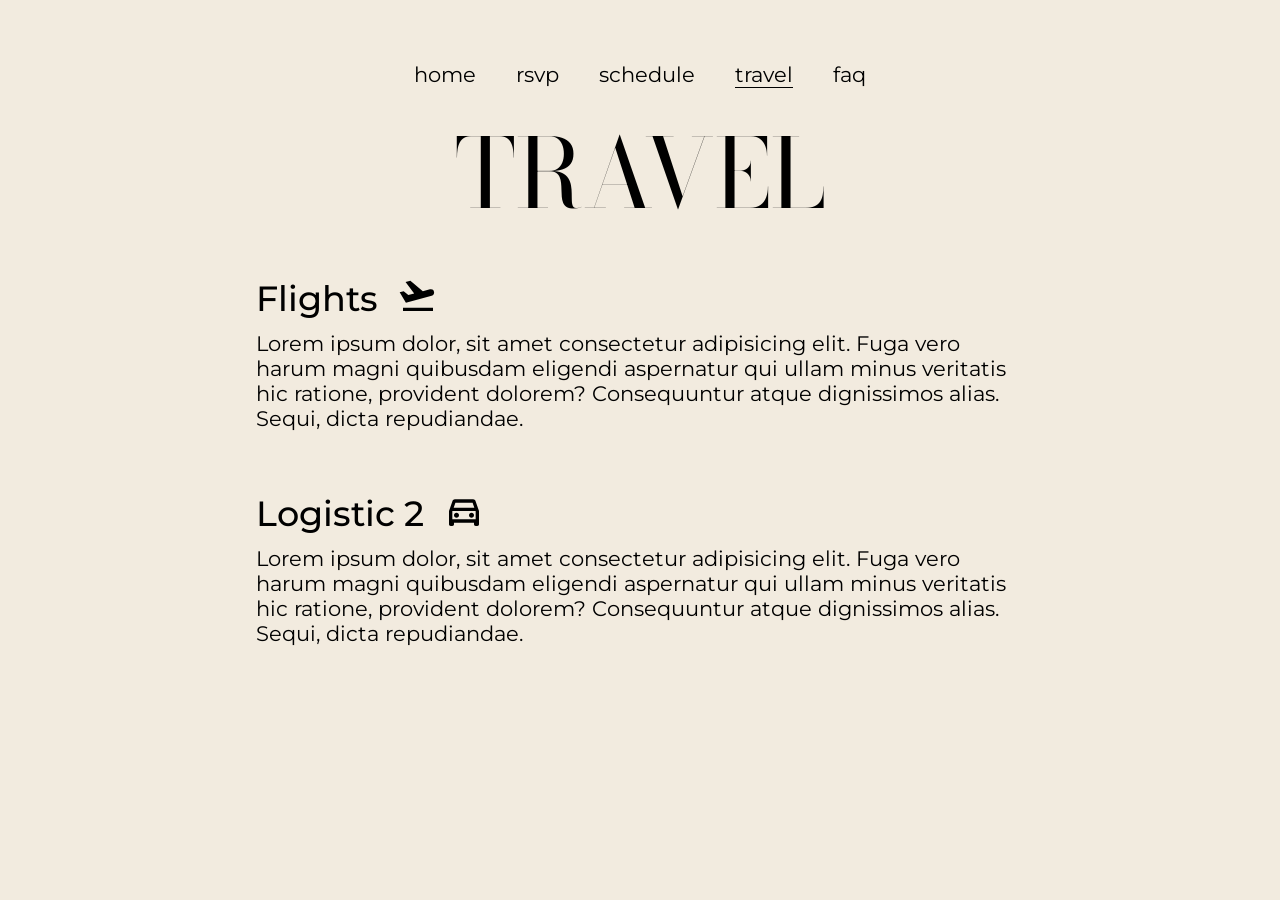
<file: ui/pages/logistics/logistics.html>
<!doctype html>
<html lang="en">
  <head>
    <meta charset="UTF-8" />
    <meta name="viewport" content="width=device-width, initial-scale=1.0" />
    <title>Ashley and Max</title>
    <link
      rel="shortcut icon"
      href="/ui/assets/img/heart-icon.svg"
      type="image/x-icon"
    />
    <link rel="preconnect" href="https://fonts.googleapis.com" />
    <link rel="preconnect" href="https://fonts.gstatic.com" crossorigin />
    <link
      href="https://fonts.googleapis.com/css2?family=Bodoni+Moda:ital,opsz,wght@0,6..96,400..900;1,6..96,400..900&family=Kapakana:wght@300..400&family=Montserrat:ital,wght@0,100..900;1,100..900&display=swap"
      rel="stylesheet"
    />
    <link rel="stylesheet" href="/ui/style.css" />
    <link rel="stylesheet" href="/ui/pages/pages.css" />
    <link rel="stylesheet" href="/ui/pages/logistics/logistics.css" />
    <script src="/ui/pages/pages.js" defer></script>
    <script src="/ui/pages/logistics/logistics.js" defer></script>
  </head>
  <body>
    <div class="nav">
      <ul>
        <li><a href="/ui/pages/home/home.html">home</a></li>
        <li><a href="/ui/pages/rsvp/rsvp.html">rsvp</a></li>
        <li>
          <a href="/ui/pages/schedule/schedule.html">schedule</a>
        </li>
        <li class="nav-active">
          <a href="/ui/pages/logistics/logistics.html">travel</a>
        </li>
        <li><a href="/ui/pages/faq/faq.html">faq</a></li>
      </ul>
    </div>
    <div class="container">
      <div class="title">TRAVEL</div>
    </div>
  </body>
</html>
</file>
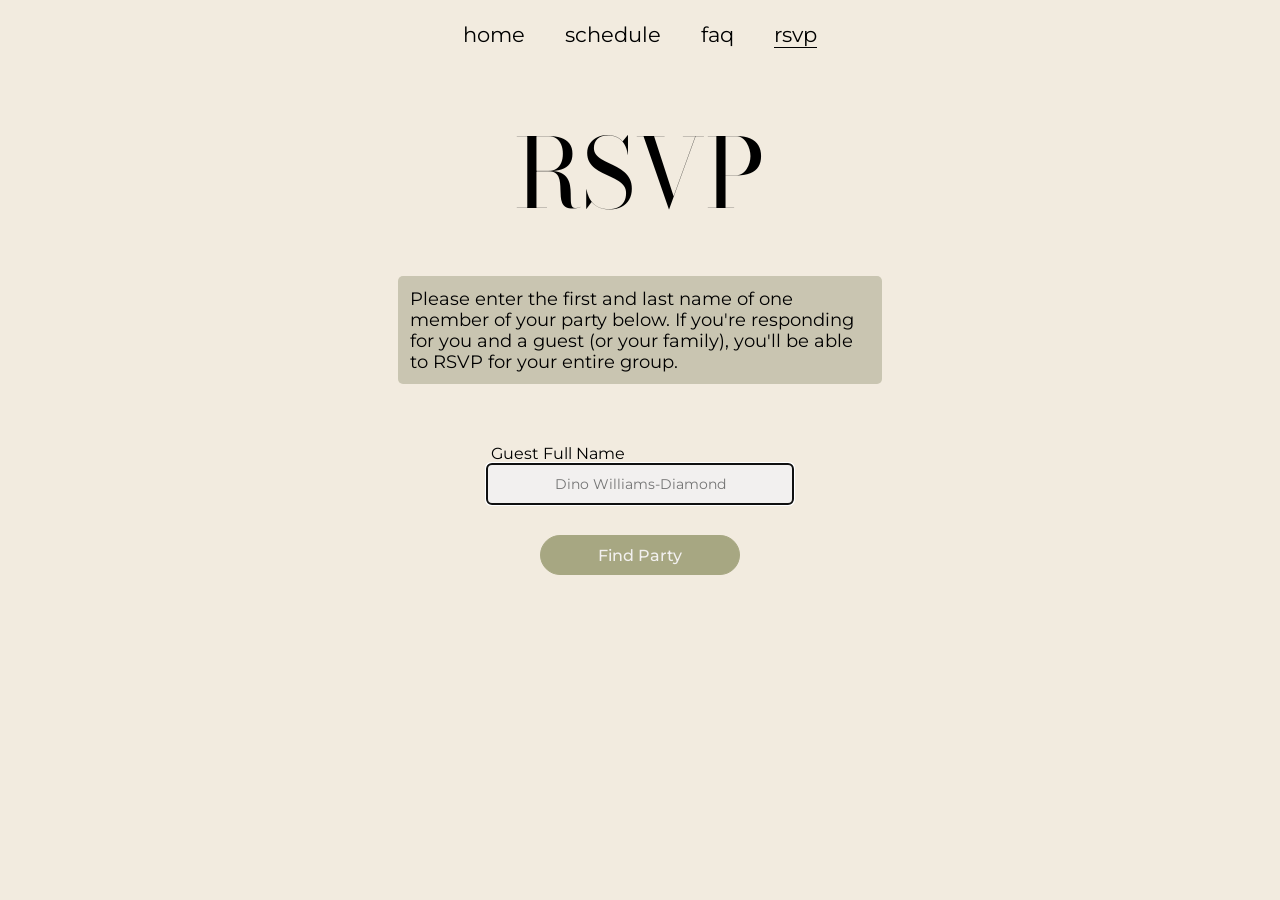
<file: ui/pages/rsvp/rsvp.html>
<!doctype html>
<html lang="en">
  <head>
    <meta charset="UTF-8" />
    <meta name="viewport" content="width=device-width, initial-scale=1.0" />
    <meta name="robots" content="noindex" />
    <title>Ashley & Max</title>
    <link
      rel="shortcut icon"
      href="/ui/assets/img/am-logo.png"
      type="image/x-icon"
    />
    <link rel="preconnect" href="https://fonts.googleapis.com" />
    <link rel="preconnect" href="https://fonts.gstatic.com" crossorigin />
    <link
      href="https://fonts.googleapis.com/css2?family=Bodoni+Moda:ital,opsz,wght@0,6..96,400..900;1,6..96,400..900&family=Kapakana:wght@300..400&family=Montserrat:ital,wght@0,100..900;1,100..900&display=swap"
      rel="stylesheet"
    />
    <link rel="stylesheet" href="/ui/style.css" />
    <link rel="stylesheet" href="/ui/pages/pages.css" />
    <link rel="stylesheet" href="/ui/pages/rsvp/rsvp.css" />
    <script src="/ui/pages/pages.js" defer></script>
    <script src="/ui/pages/rsvp/rsvp.js" defer></script>
  </head>
  <body>
    <div class="nav">
      <ul>
        <li>
          <a href="/ui/pages/home/home.html">home</a>
        </li>
        <li><a href="/ui/pages/home/home.html#schedule">schedule</a></li>
        <li><a href="/ui/pages/faq/faq.html">faq</a></li>
        <li class="nav-active">
          <a href="/ui/pages/rsvp/rsvp.html">rsvp</a>
        </li>
      </ul>
    </div>
    <dialog class="modal" id="customModal">
      <div class="modal-content">
        <h2>Update plus-one</h2>

        <div class="input-group">
          <div class="input-group-label">
            <label for="newGuestName">Enter new guest name</label>
          </div>
          <input
            type="text"
            name="newGuestName"
            id="newGuestName"
            placeholder="First Last"
          />
        </div>

        <div class="modal-actions">
          <button class="modal-btn cancel-btn" id="closeModalBtn">
            Cancel
          </button>
          <button class="modal-btn submit-btn" id="modalSubmitBtn">
            Submit
          </button>
        </div>
      </div>
    </dialog>
    <div class="container">
      <div class="title">RSVP</div>
      <div class="instructions">
        Please enter the first and last name of one member of your party below.
        If you're responding for you and a guest (or your family), you'll be
        able to RSVP for your entire group.
      </div>
      <form id="findParty">
        <label for="fullName">Guest Full Name</label>
        <input
          type="text"
          name="fullName"
          id="fullName"
          autofocus
          placeholder="Dino Williams-Diamond"
        />
        <div class="btn-container">
          <button id="findPartyBtn">Find Party</button>
        </div>
      </form>
      <div class="guests"></div>
      <div class="btn-container"><button id="rsvp">RSVP</button></div>
      <div class="validation-warning">
        Please add the first and last name of your plus-one!
      </div>
    </div>
    <script
      data-goatcounter="https://dinosaur.goatcounter.com/count"
      async
      src="//gc.zgo.at/count.js"
    ></script>
  </body>
</html>
</file>
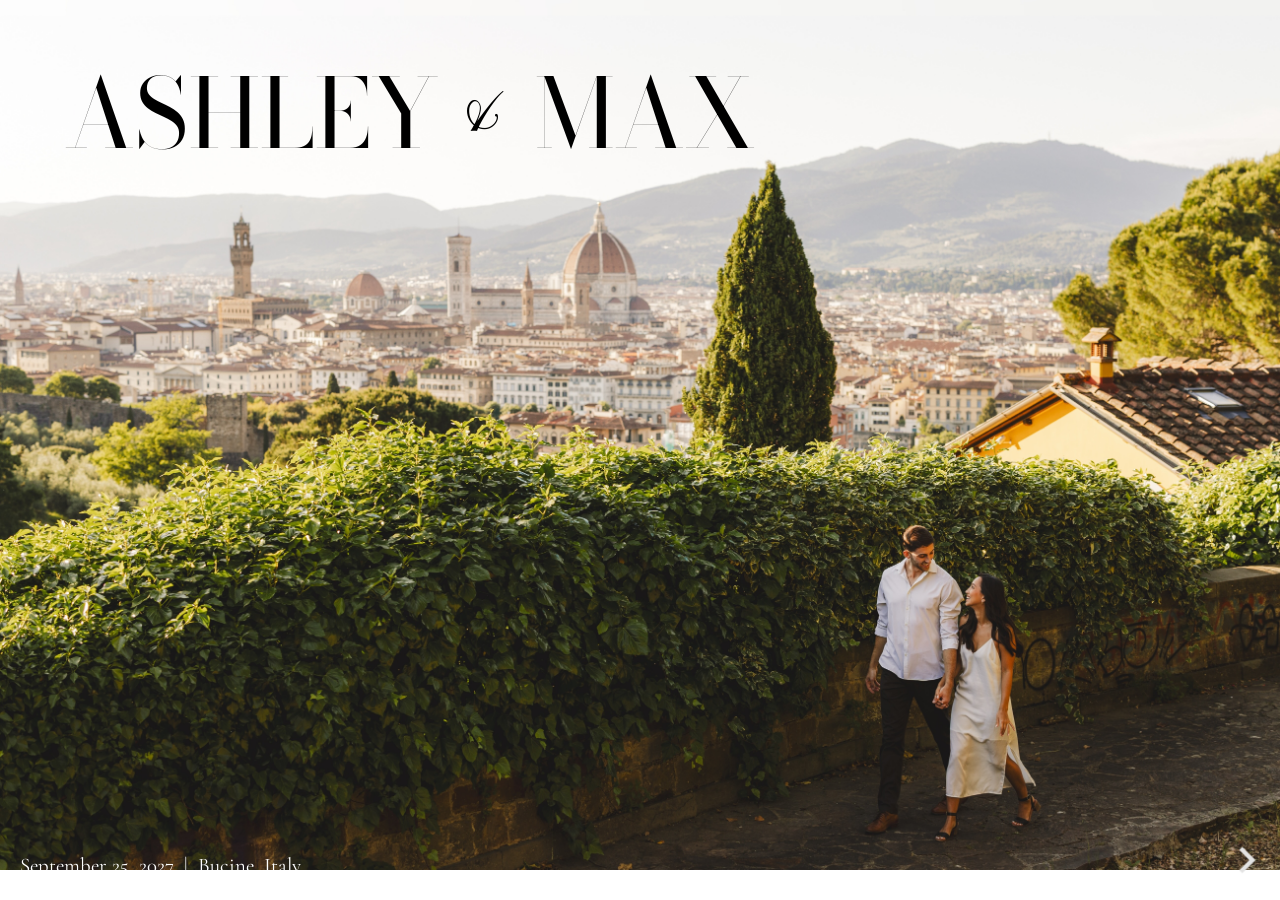
<file: ui/pages/splash/splash.html>
<!doctype html>
<html lang="en">
  <head>
    <meta charset="UTF-8" />
    <meta name="viewport" content="width=device-width, initial-scale=1.0" />
    <meta name="robots" content="noindex">
    <title>Ashley & Max</title>
    <link
      rel="shortcut icon"
      href="/ui/assets/img/am-logo.png"
      type="image/x-icon"
    />
    <link rel="preconnect" href="https://fonts.googleapis.com" />
    <link rel="preconnect" href="https://fonts.gstatic.com" crossorigin />
    <link
      href="https://fonts.googleapis.com/css2?family=Bodoni+Moda:ital,opsz,wght@0,6..96,400..900;1,6..96,400..900&family=Cormorant+Garamond:ital,wght@0,300..700;1,300..700&family=Kapakana:wght@300..400&family=Montserrat:ital,wght@0,100..900;1,100..900&display=swap"
      rel="stylesheet"
    />
    <link rel="stylesheet" href="/ui/style.css" />
    <link rel="stylesheet" href="/ui/pages/splash/splash.css" />
    <script src="/ui/pages/splash/splash.js" defer></script>
  </head>
  <body>
    <!-- <div class="logo">
      <img src="/ui/assets/img/am-logo.png" alt="" />
    </div> -->
    <div class="scroll-container">
      <img
        src="/ui/assets/img/bg1-color-tall-75.jpeg"
        alt=""
        class="scroll-background"
      />
      <div class="content">
        <div class="home">
          <div class="title-container">
            <div class="title">
                <div>ASHLEY</div>
                <div class="amp">&</div>
                <div>MAX</div>
              </h2>
            </div>
          </div>
        </div>
      </div>
    </div>
    <div class="footer">
      <div class="footer-text">
        September 25, 2027
        <div class="thin">|</div>
        Bucine, Italy
      </div>
      <div class="footer-arrow">
        <a href="/ui/pages/home/home.html"
          ><img
            src="/ui/assets/img/arrow-right.svg"
            alt="Play arrow pointing right"
        /></a>
      </div>
    </div>
    <script data-goatcounter="https://dinosaur.goatcounter.com/count"
        async src="//gc.zgo.at/count.js"></script>
  </body>
</html>
</file>
<file: style.css>
@font-face {
  font-family: "Montserrat";
  src: url("assets/fonts/Montserrat.woff") format("woff");
}

body {
  display: flex;
  justify-content: center;
  margin: 0 auto;
  font-size: 1.3em;
  font-family: "Montserrat", Verdana, Geneva, Tahoma, sans-serif;
}

.title {
  font-size: 6.5rem;
  font-family: "Bodoni Moda";
  font-weight: 100;
}

@media screen and (max-width: 768px) {
  body {
    font-size: 1rem;
  }

  .title {
    font-size: 2.5rem;
  }
}
</file>
<file: pages/splash/splash.css>
.home {
  display: flex;
  height: 100%;
  flex-direction: column;
  justify-content: space-between;
}

.scroll-container {
  position: relative;
  width: 100vw;
  height: 100vh;
  overflow: auto;
}

.scroll-background {
  position: absolute;
  top: 0;
  left: 0;
  z-index: -1;
  width: 100vw;
  object-fit: cover;
}

.content {
  display: flex;
  flex-direction: column;
  align-items: left;
  margin: 0 5%;
  width: 90%;
  height: 100%;
}

.thin {
  font-weight: 100;
}

.title-container {
  position: fixed;
  top: 0;
  display: flex;
  width: 90%;
}

.title {
  display: flex;
  align-items: center;
  gap: 20px;
  margin-top: 40px;
  font-weight: 400;
  animation: title-slide-down 2s ease-out forwards;
}

.amp {
  font-family: "Kapakana";
  font-size: 6.5rem;
}

.footer {
  color: white;
  font-weight: 300;
  display: flex;
  flex-direction: row;
  justify-content: space-between;
  align-items: center;
  animation: footer-slide-up 2s ease-out forwards;
  animation-delay: 0.5s;
  transform: translateY(200px);
  position: fixed;
  bottom: 0;
  width: calc(95% - 20px);
  margin-bottom: 20px;
}

.footer-text {
  display: flex;
  flex-direction: row;
  gap: 10px;
}

.footer-arrow {
  opacity: 0;
  transform: scale(2.2);
  transform-origin: center;
  animation:
    fade-in 1.5s ease-out forwards,
    bounce alternate 0.8s infinite ease-out;
  animation-delay: 2.8s;
}

.footer-arrow:hover {
  filter: brightness(0) invert(50%);
  cursor: pointer;
}

.footer-arrow:active {
  filter: brightness(0) invert(25%);
}

@keyframes title-slide-down {
  from {
    translate: 0 -300px;
    scale: 100% 1;
  }

  to {
    translate: 0 0;
    scale: 100% 1;
  }
}

@keyframes footer-slide-up {
  to {
    transform: translateY(0);
  }
}

@keyframes bounce {
  from {
    translate: 0 0;
    scale: 100% 1;
  }
  to {
    translate: -10px 0;
    scale: 100% 1;
  }
}

@keyframes fade-in {
  from {
    opacity: 0;
  }
  to {
    opacity: 1;
  }
}

@media screen and (max-width: 768px) {
  .title-container {
    justify-content: center;
  }
  .title {
    justify-content: center;
    gap: 8px;
    font-size: 3rem;
    margin-top: 20px;
  }
  .amp {
    font-size: 3.5rem;
  }
  .footer-text {
    flex-direction: column;
    gap: 2px;
  }
}
</file>
<file: ui/style.css>
@font-face {
  font-family: "Montserrat";
  src: url("assets/fonts/Montserrat.woff") format("woff");
}

body {
  display: flex;
  justify-content: center;
  margin: 0 auto;
  font-size: 1.3em;
  font-family: "Montserrat", Verdana, Geneva, Tahoma, sans-serif;
}

input[type="text"],
input[type="password"] {
  background-color: #f2f0ef;
}

.title {
  font-size: 6rem;
  font-family: "Bodoni Moda";
  font-weight: 100;
}

@keyframes shake {
  0%,
  100% {
    transform: translateX(0);
  }
  20%,
  60% {
    transform: translateX(-5px);
  }
  40%,
  80% {
    transform: translateX(5px);
  }
}

.shake {
  animation: shake 0.4s ease-in-out;
}

@media screen and (max-width: 768px) {
  body {
    font-size: 1rem;
  }

  .title {
    font-size: 2.5rem;
  }
}
</file>
<file: ui/pages/pages.css>
@property --bg-color {
  syntax: "<color>";
  inherits: false;
  /* initial-value: rgb(251, 250, 247); */
  initial-value: #f2ebdf;
}

html {
  scroll-behavior: smooth;
}

body {
  background-color: var(--bg-color);
}

.banner {
  font-size: 1.1rem;
  background-color: #a7a782;
  color: #f2f0ef;
  position: fixed;
  height: 40px;
  width: 100%;
  display: flex;
  align-items: center;
  justify-content: center;
  z-index: 100;
  box-shadow: 0 2px 6px 0 rgba(0, 0, 0, 0.3);
}

.nav {
  position: fixed;
  top: 40px;
  height: 70px;
  width: 100%;
  background-color: rgba(242, 235, 223, 0.9);
  display: flex;
  justify-content: center;
  align-items: center;
  transition: transform 0.8s ease-in-out;
  a {
    text-decoration: none;
    color: black;
  }
  ul {
    display: flex;
    flex-direction: row;
    justify-content: center;
    gap: 40px;
    padding-left: 0;
  }
  li {
    list-style: none;
    cursor: pointer;
    border-bottom: 1px solid transparent;
  }
  li:hover {
    border-bottom: 1px solid black;
  }
}

.nav.banner-active {
  transform: translateY(40px);
}

.nav-active {
  border-bottom: 1px solid black !important;
}

.container {
  margin: 40px 5% 5% 5%;
  display: flex;
  flex-direction: column;
  background-color: var(--bg-color);
}

.container-grid {
  margin: 40px 5% 5% 5%;
  display: grid;
  grid-template-rows: auto auto auto 1fr;
  grid-template-columns: 1fr;
  background-color: var(--bg-color);
}

.title {
  margin: 100px 0 30px 0;
  display: flex;
  justify-content: center;
}

.sub-header {
  display: flex;
  justify-content: center;
  margin-bottom: 25px;
}

button[type="submit"] {
  -webkit-appearance: none; /* Resets Safari and iOS native styling */
  -moz-appearance: none; /* Resets Firefox styling */
  appearance: none; /* Standard property */

  /* Safari also enforces an internal border-radius; reset it if you want square buttons */
  border-radius: 0;

  /* iOS Safari sometimes forces an opacity change on disabled buttons */
  opacity: 1;

  background-color: #f2f0ef;
  border: 1px solid black;
  border-radius: 5px;
}

button[type="submit"]:hover {
  cursor: pointer;
  color: #f2f0ef;
  background-color: #a7a782;
  border-color: #a7a782;
}

button[type="submit"]:active {
  background-color: #5d613d;
  border-color: #5d613d;
}

.btn-container {
  display: flex;
  justify-content: center;
  margin: 40px 0;

  button {
    width: 200px;
    font-size: 1rem;
    font-family: "Montserrat", Verdana, Geneva, Tahoma, sans-serif;
    font-weight: 500;
    height: 40px;
    border-radius: 20px;
    border: 1px solid #a7a782;
    background-color: #a7a782;
    color: #f2f0ef;
    cursor: pointer;
  }

  button:hover {
    background-color: #5d613d;
    border-color: #5d613d;
  }

  button:active {
    background-color: #182825;
    border-color: #182825;
  }
}

form {
  display: flex;
  flex-direction: column;
  gap: 20px;

  input[type="password"] {
    background-color: #f2f0ef;
    border: 1px solid #c9c8c7;
    border-radius: 2px;
    padding: 7px;
    font-family: "Montserrat", Verdana, Geneva, Tahoma, sans-serif;
  }

  input[type="password"]:active {
    border: 1px solid #c9c8c7;
  }

  button {
    height: 40px;
    font-family: "Montserrat", Verdana, Geneva, Tahoma, sans-serif;
    cursor: pointer;
  }

  button:focus {
    background-color: #c9c8c7;
    border: 1px solid #c9c8c7;
  }
}

@media screen and (max-width: 768px) {
  .banner {
    font-size: 0.9rem;
  }
  .nav ul {
    gap: 25px;
  }
  .nav.banner-active {
    transform: translateY(30px);
  }
  .title {
    margin-top: 80px;
  }
}

.nav.nav-hidden {
  transform: translateY(-160%);
}
</file>
<file: ui/pages/password/password.css>
body {
  display: flex;
  justify-content: center;
  align-items: center;
  height: 100vh;
  background-color: #f2f0ef;
  overflow: hidden;
}

.pwd-form {
  width: 20%;
  background-color: rgba(199, 192, 177, 0.7);
  padding: 0 20px 20px 20px;
  border-radius: 5px;
}

form button {
  color: black;
}

.pwd-form button[type="submit"]:hover {
  background-color: #5d613d;
  border-color: #5d613d;
}

.pwd-form button[type="submit"]:active {
  background-color: #182825;
  border-color: #182825;
}

.index-img {
  z-index: -1;
  position: fixed;
  top: 0;
  left: 0;
  width: 100%;
  height: 100%;
}

.index-img img {
  width: 100%;
  height: 100%;
  object-fit: cover;
}

.index-logo {
  display: flex;
  justify-content: center;
}

.index-logo img {
  height: 100px;
}

@media screen and (max-width: 768px) {
  .index-img {
    height: 100vh;
  }

  .index-img img {
    object-fit: cover;
  }

  .pwd-form {
    width: 70%;
  }

  input[type="password"] {
    height: 30px;
  }

  .index-logo img {
    height: 100px;
    margin-bottom: 5px;
  }
}
</file>
<file: home.css>
.home {
  display: flex;
  height: 100%;
  flex-direction: column;
  justify-content: space-between;
}

.scroll-container {
  position: relative;
  width: 100vw;
  height: 100vh;
  overflow: auto;
}

.scroll-background {
  position: absolute;
  top: 0;
  left: 0;
  z-index: -1;
  width: 100vw;
  object-fit: cover;
}

.thin {
  font-weight: 100;
}

.title {
  font-size: 5.5rem;
  font-family: "Bodoni Moda";
  font-weight: 100;
  display: flex;
  flex-direction: row;
  align-items: center;
  gap: 20px;
  margin-top: 50px;
  font-weight: 400;
  animation: title-slide-down 2s ease-out forwards;
}

.amp {
  font-family: "Kapakana";
  font-size: 6.5rem;
}

.footer {
  color: white;
  font-weight: 300;
  display: flex;
  flex-direction: row;
  justify-content: space-between;
  animation: footer-slide-up 2s ease-out forwards;
  animation-delay: 0.5s;
  transform: translateY(200px);
  position: fixed;
  bottom: 0;
  width: calc(95% - 20px);
  margin-bottom: 20px;
}

.footer-text {
  display: flex;
  flex-direction: row;
  gap: 10px;
}

.footer-arrow {
  opacity: 0;
  transform: scale(2.2);
  transform-origin: center;
  animation:
    fade-in 1.5s ease-out forwards,
    bounce alternate 0.8s infinite ease-out;
  animation-delay: 2.8s;
}

.footer-arrow:hover {
  filter: brightness(0) invert(37%) sepia(21%) saturate(1633%) hue-rotate(90deg)
    brightness(96%) contrast(89%);
  cursor: pointer;
}

.footer-arrow:active {
  filter: brightness(0) invert(20%) sepia(21%) saturate(735%) hue-rotate(85deg)
    brightness(97%) contrast(92%);
}

@keyframes title-slide-down {
  from {
    translate: 0 -300px;
    scale: 100% 1;
  }

  to {
    translate: 0 0;
    scale: 100% 1;
  }
}

@keyframes footer-slide-up {
  to {
    transform: translateY(0);
  }
}

@keyframes bounce {
  from {
    translate: 0 0;
    scale: 100% 1;
  }
  to {
    translate: -10px 0;
    scale: 100% 1;
  }
}

@keyframes fade-in {
  from {
    opacity: 0;
  }
  to {
    opacity: 1;
  }
}
</file>
<file: pages/pages.css>
html {
  scroll-behavior: smooth;
}

.body {
  background-color: #f2f0ef;
}

.nav {
  position: fixed;
  top: 0;
  height: 70px;
  width: 100%;
  background-color: #fff;
  display: flex;
  justify-content: center;
  align-items: center;
  transition: transform 0.6s ease-in-out;
  a {
    text-decoration: none;
    color: black;
  }
  ul {
    display: flex;
    flex-direction: row;
    justify-content: center;
    gap: 40px;
    padding-left: 0;
  }
  li {
    list-style: none;
    cursor: pointer;
    border-bottom: 1px solid transparent;
  }
  li:hover {
    border-bottom: 1px solid black;
  }
}

.nav.nav-hidden {
  transform: translateY(-100%);
}

.nav-active {
  border-bottom: 1px solid black !important;
}

.container {
  margin: 0 5% 5% 5%;
  display: flex;
  flex-direction: column;
}

.title {
  margin: 100px 0 30px 0;
  display: flex;
  justify-content: center;
}

.sub-header {
  display: flex;
  justify-content: center;
  margin-bottom: 25px;
}

.rsvp-btn {
  display: flex;
  justify-content: center;
  margin: 75px 0;

  button {
    text-decoration: none;
    font-weight: 500;
    font-size: 1.2rem;
    color: #fafafa;
    width: 150px;
    height: 60px;
    border-radius: 30px;
    background-color: #84b067;
    display: flex;
    align-items: center;
    justify-content: center;
    border: none;
    cursor: pointer;
  }
  button:hover {
    background-color: #4b633b;
  }
  button:active {
    background-color: #2c3b23;
  }
}

@media screen and (max-width: 768px) {
  .nav ul {
    gap: 25px;
  }
}
</file>
<file: pages/faq/faq.css>
.container {
  margin: 0 15%;
}

.question {
  margin-bottom: 50px;
}

.question-header {
  margin-bottom: 10px;
}

.question-title {
  font-size: 2.5rem;
  font-weight: 500;
}

@media screen and (max-width: 768px) {
  .container {
    margin: 0 7%;
  }
  .question {
    margin-bottom: 35px;
  }
  .question-header {
    margin-bottom: 7px;
  }
  .question-title {
    font-size: 1.6rem;
  }
}
</file>
<file: pages/home/home.css>
.home-pic {
  margin-bottom: 20px;
  display: flex;
  justify-content: center;
  img {
    border: 1px solid black;
    width: 80%;
  }
}
</file>
<file: pages/logistics/logistics.css>
.container {
  margin: 0 20%;
}

.log-block {
  margin-bottom: 60px;
}

.log-block-head {
  display: flex;
  gap: 20px;
  align-items: center;
  margin-bottom: 10px;
}

.log-head-title {
  font-size: 2.2rem;
  font-weight: 500;
}

.log-icon img {
  height: 40px;
}

@media screen and (max-width: 768px) {
  .container {
    margin: 0 7% 5% 7%;
  }
  .log-block {
    margin-bottom: 40px;
  }
  .log-block-head {
    gap: 10px;
    margin-bottom: 5px;
  }
  .log-head-title {
    font-size: 1.6rem;
  }
  .log-icon img {
    height: 30px;
  }
}
</file>
<file: pages/schedule/schedule.css>
.title {
  margin-bottom: 0;
}

.schedule-nav {
  display: flex;
  justify-content: center;
  ul {
    padding: 0;
    display: flex;
    gap: 50px;
  }
  li {
    list-style: none;
    cursor: pointer;
    border-bottom: 1px solid transparent;
  }
  li:hover {
    border-bottom: 1px solid black;
  }
  a {
    text-decoration: none;
    color: black;
  }
}

.day {
  display: flex;
  flex-direction: column;
  margin-left: 20%;
  margin-top: 50px;
}

.day-title {
  font-size: 2.5rem;
  font-weight: 600;
}

.tod-title {
  display: flex;
  align-items: center;
  gap: 20px;
  font-size: 2rem;
  font-weight: 500;
  margin-top: 30px;
  img {
    height: 2.5rem;
  }
}

.event {
  margin-right: 25%;
}

.event-title {
  display: flex;
  flex-direction: row;
  align-items: center;
  gap: 10px;
  margin-top: 15px;
}

.event-name {
  font-size: 1.8rem;
}

.event-date {
  font-size: 1.1rem;
}

hr {
  width: 50px;
  border: 0.25px solid black;
  margin-top: 50px;
}

.to-top {
  visibility: hidden;
  position: fixed;
  margin: 0 1% 1% 0;
  display: flex;
  flex-direction: column;
  justify-content: center;
  text-align: center;
  width: 70px;
  bottom: 0;
  right: 0;
  cursor: pointer;
  font-size: 1rem;
  img {
    height: 30px;
    display: flex;
    justify-content: center;
    align-items: center;
  }
  a {
    text-decoration: none;
    color: black;
  }
}

.to-top-arrow {
  display: flex;
  justify-content: center;
  animation: bounce alternate 0.8s infinite ease-in;
}

@keyframes bounce {
  from {
    translate: 0 5px;
    scale: 100% 1;
  }
  to {
    translate: 0 -5px;
    scale: 100% 1;
  }
}

@media screen and (max-width: 768px) {
  .day {
    margin-top: 25px;
    margin-left: 5%;
  }
  .day-title {
    font-size: 2.1rem;
    margin-right: 10%;
  }
  .tod-title {
    font-size: 1.6rem;
    margin-top: 15px;
  }
  .event-title {
    flex-direction: column;
    align-items: flex-start;
    gap: 5px;
    margin-bottom: 5px;
  }
  .event-name {
    font-size: 1.4rem;
  }
  .event-details {
    margin-bottom: 5px;
  }
  .event {
    margin-right: 12%;
  }
  hr {
    margin-top: 25px;
  }
  .to-top {
    width: 45px;
    font-size: 0.9rem;
    margin-bottom: 50px;
    img {
      height: 20px;
    }
  }
}
</file>
<file: ui/pages/travel/travel.css>
.container {
  margin: 40px 20% 0 20%;
}

.log-block {
  margin-bottom: 60px;
}

.log-block-head {
  display: flex;
  gap: 20px;
  align-items: center;
  margin-bottom: 10px;
}

.log-head-title {
  font-size: 2.2rem;
  font-weight: 500;
}

.log-icon img {
  height: 40px;
}

@media screen and (max-width: 768px) {
  .container {
    margin: 40px 7% 5% 7%;
  }
  .log-block {
    margin-bottom: 40px;
  }
  .log-block-head {
    gap: 10px;
    margin-bottom: 5px;
  }
  .log-head-title {
    font-size: 1.6rem;
  }
  .log-icon img {
    height: 30px;
  }
}
</file>
<file: ui/pages/admin/admin.css>
body {
  height: 100vh;
}

.container {
  margin-top: 0;
}

.nav {
  top: 0;
}

.title {
  margin-top: 70px;
}

table {
  border: 2px solid black;
  border-spacing: 0px;
}

thead {
  text-align: left;
  background-color: #ede8d0;
}

th {
  padding: 5px;
}

td {
  padding: 2px 5px;
}

td:last-of-type,
th:last-of-type {
  text-align: center;
}

tbody > tr:nth-of-type(even) {
  background-color: #f2f2ef;
}

.pwd-div {
  display: flex;
  justify-content: center;
}

form {
  width: 70%;
  align-items: center;

  input[type="password"] {
    width: 100%;
    box-sizing: border-box;
  }

  button {
    width: 100%;
  }
}

.table-wrapper {
  display: none;
  padding: 10px;
  border: 0.5px solid black;
  height: 70vh;
  overflow: auto;
}

@media screen and (max-width: 768px) {
  .container {
    width: 100%;
  }

  th:first-child,
  td:first-child {
    width: 20%;
  }

  th:nth-child(2),
  td:nth-child(2) {
    width: 10%;
  }
}
</file>
<file: ui/pages/faq/faq.css>
:root {
  interpolate-size: allow-keywords;
}

.container {
  margin: 40px 0 0 0;
  display: flex;
  flex-direction: column;
  align-items: center;
  width: 100%;
}

details {
  box-sizing: border-box;
  font-size: 1.1rem;
  border-top: 1px solid black;
  border-bottom: 1px solid black;
  max-width: 700px;
  width: 70%;
  overflow: hidden;
}

details + details {
  border-top: none;
}

details::details-content {
  block-size: 0;
  overflow: hidden;

  transition-property: block-size, content-visibility;
  transition-duration: 0.3s;
  transition-timing-function: ease-in-out;

  transition-behavior: allow-discrete;
}

details[open]::details-content {
  block-size: auto;
}

details summary ::-webkit-details-marker {
  display: none;
}

details summary {
  list-style: none;
  cursor: pointer;
  padding: 20px 5px;

  display: grid;
  gap: 5px;
  grid-template-columns: 1fr auto;
  align-items: center;

  line-height: 1.5;
}

details p {
  padding: 0 5px 20px 5px;
  margin: 0 auto;
}

details summary::after {
  content: "+";
  font-size: 2.1rem;
  grid-column: 2;
  line-height: 1;
}

details[open] summary {
  font-weight: 500;
  text-shadow: 0.5px 0 0 currentColor;
}

details[open] summary::after {
  content: "-";
}

.question {
  margin-bottom: 50px;
}

.question-header {
  margin-bottom: 10px;
}

.question-title {
  font-size: 2.5rem;
  font-weight: 500;
}

.img-container {
  width: 100%;
  margin: 50px 0 5px 0;
}

.img-container img {
  width: 100%;
  opacity: 0.5;
}

p > a {
  text-decoration: none;
  color: #5d613d;
  font-weight: 600;
}

p > a:hover {
  color: #182825;
  border-bottom: 1px solid #182825;
}

@media screen and (max-width: 768px) {
  .container {
    margin: 40px 7% 60px 7%;
    width: 80%;
  }
  details {
    width: 95%;
  }
  .question {
    margin-bottom: 35px;
  }
  .question-header {
    margin-bottom: 7px;
  }
  .question-title {
    font-size: 1.6rem;
  }
  .img-container {
    display: none;
  }
}
</file>
<file: ui/pages/logistics/logistics.css>
.container {
  margin: 0 20%;
}

.log-block {
  margin-bottom: 60px;
}

.log-block-head {
  display: flex;
  gap: 20px;
  align-items: center;
  margin-bottom: 10px;
}

.log-head-title {
  font-size: 2.2rem;
  font-weight: 500;
}

.log-icon img {
  height: 40px;
}

@media screen and (max-width: 768px) {
  .container {
    margin: 0 7% 5% 7%;
  }
  .log-block {
    margin-bottom: 40px;
  }
  .log-block-head {
    gap: 10px;
    margin-bottom: 5px;
  }
  .log-head-title {
    font-size: 1.6rem;
  }
  .log-icon img {
    height: 30px;
  }
}
</file>
<file: ui/pages/rsvp/rsvp.css>
form {
  gap: 0px;
}

#findParty {
  display: flex;
  flex-direction: column;
  width: 40%;
  margin-bottom: 50px;

  label {
    font-size: 1rem;
    margin-left: 5px;
  }

  input[type="text"] {
    font-size: 0.9rem;
    padding: 5px;
    text-align: center;
    height: 30px;
    border-radius: 5px;
    border: 1px solid black;
    font-family: "Montserrat", Verdana, Geneva, Tahoma, sans-serif;
    margin-bottom: 30px;
  }
}

input[type="radio"] {
  margin: 0 5px 0 0;
}

.nav {
  top: 0;
}

.container {
  width: 60%;
  align-items: center;
  margin-top: 0;
}

.instructions {
  margin-bottom: 60px;
  width: 60%;
  padding: 12px;
  background-color: #c9c5b1;
  border-radius: 5px;
  font-size: 1.1rem;
}

.searchBtn {
  display: flex;
  justify-content: center;
}

.party {
  display: flex;
  flex-direction: column;
  width: 100%;
  gap: 5px;
}

.party-simple {
  gap: 5px;
}

.guests {
  width: 75%;

  legend {
    padding: 0;
  }
}

fieldset {
  margin-bottom: 25px;
  display: flex;
  justify-content: space-between;
  align-items: center;
}

.select-party-btn {
  width: 120px;
  height: 40px;
  color: #f2f0ef;
  background-color: #5d613d;
  border: 1px solid #5d613d;
  border-radius: 10px;
  font-family: "Montserrat", Verdana, Geneva, Tahoma, sans-serif;
  font-weight: 500;
  cursor: pointer;
}

.select-party-btn:hover {
  background-color: #182825;
}

.guest {
  display: grid;
  grid-template-columns: 1fr;
  width: 100%;

  label {
    font-size: 1.1rem;
  }
}

.guest-detailed {
  grid-template-columns: 2fr 3fr;
}

.guest-fieldset {
  border: none;
  margin: 0;
  padding: 0;
}

.guestName {
  grid-column: 1;
}

.guestResponse {
  grid-column: 2;
  justify-content: end;
  display: flex;
  gap: 30px;
}

.btn-container {
  margin: 0;
}

.text {
  text-align: center;
  margin-bottom: 40px;
}

.radioResponse {
  display: flex;
  align-items: center;
}

.text-center {
  text-align: center;
}

#rsvp {
  display: none;
}

.edit-guest {
  display: flex;
  align-items: center;
  gap: 15px;
}

.edit-guest-container {
  display: flex;
  height: 1.1rem;
  cursor: pointer;
  border-bottom: 0.5px solid transparent;
}

.edit-guest-container:hover {
  border-bottom: 0.5px solid black;
}

.edit-text {
  font-size: 1rem;
}

.modal {
  border: none;
  background-color: #f2f0ef;
  border-radius: 12px;
  padding: 0;
  max-width: 450px;
  width: 90%;
  box-shadow: 0 10px 25px rgba(0, 0, 0, 0.2);
  opacity: 0;
  transform: scale(0.9);
  transition: all 0.3s ease;
}

.modal[open] {
  opacity: 1;
  transform: scale(1);
}

.modal::backdrop {
  background: rgba(0, 0, 0, 0.5);
  backdrop-filter: blur(4px);
  opacity: 0;
  transition: opacity 0.3s ease;
}

.modal[open]::backdrop {
  opacity: 1;
}

.modal-content {
  padding: 24px;
  position: relative;
}

.modal h2 {
  margin-top: 0;
  color: #333;
  font-size: 22px;
  font-weight: 600;
}

.input-group {
  display: flex;
  flex-direction: column;
  align-items: center;
}

.input-group label {
  font-size: 0.9rem;
}

.input-group-label {
  width: 70%;
  display: flex;
  justify-content: flex-start;
}

.modal input[type="text"] {
  font-size: 0.9rem;
  background-color: #dad4d2;
  padding: 3px;
  text-align: center;
  height: 25px;
  border-radius: 5px;
  border: 1px solid black;
  font-family: "Montserrat", Verdana, Geneva, Tahoma, sans-serif;
  width: 70%;
}

.modal-actions {
  display: flex;
  justify-content: flex-end;
  gap: 12px;
  margin-top: 20px;
}

.modal-btn {
  color: white;
  border: none;
  padding: 10px 18px;
  border-radius: 6px;
  cursor: pointer;
  font-weight: 500;
  width: 75px;
}

.cancel-btn {
  background-color: #6c757d;
}

.cancel-btn:hover {
  background-color: #5a6268;
}

.submit-btn {
  background-color: #a7a782;
}

.submit-btn:hover {
  background-color: #5d613d;
}

.disabled-btn,
.btn-container button.disabled-btn#rsvp {
  color: #0f0f0f;
  cursor: not-allowed;
  opacity: 0.3;
}

.disabled-btn:hover,
.btn-container button.disabled-btn#rsvp:hover {
  background-color: #a7a782;
  border: 1px solid #a7a782;
  cursor: not-allowed;
  opacity: 0.3;
}

.btn-container button.disabled-btn#rsvp:active {
  background-color: #a7a782;
  border: 1px solid #a7a782;
  cursor: not-allowed;
  opacity: 0.3;
}

.has-tooltip {
  position: relative;
}

.validation-warning {
  display: none;
  font-size: 0.9rem;
  color: #cd1c18;
  border: 0.5px solid #cd1c18;
  border-radius: 5px;
  padding: 5px 15px;
  margin-top: 30px;
}

@media screen and (max-width: 768px) {
  .container {
    width: 100%;
  }

  .instructions {
    font-size: 0.9rem;
    width: 80%;
    margin-bottom: 40px;
  }

  #findParty {
    width: 80%;

    label {
      margin: 0;
      margin-left: 5px;
      font-size: 0.9rem;
    }
  }

  form {
    width: 70%;

    label {
      font-size: 1rem;
    }

    input[type="text"] {
      padding: 2px;
      text-align: center;
      height: 30px;
      border: 1px solid black;
      font-family: "Montserrat", Verdana, Geneva, Tahoma, sans-serif;
      margin-bottom: 20px;
    }
  }

  fieldset {
    margin-bottom: 25px;
    display: flex;
    flex-direction: column;
    align-items: flex-start;
  }

  .guests legend {
    font-size: 1.2rem;
  }

  .party-simple {
    display: flex;
    flex-direction: column;
    gap: 2px;
  }

  .party {
    display: flex;
    flex-direction: column;
    gap: 15px;
  }

  .guest {
    display: flex;
    flex-direction: column;

    label {
      font-size: 0.8rem;
    }
  }

  .guestResponse {
    display: flex;
    flex-direction: column;
    gap: 5px;
    justify-content: flex-start;
    margin: 5px 0 5px 5px;
  }

  .select-party-btn {
    width: 100%;
    height: 30px;
    border-radius: 8px;
    margin-top: 10px;
  }

  .modal {
    max-width: 80%;
  }

  .validation-warning {
    width: 70%;
    text-align: center;
  }

  .edit-text {
    font-size: 0.8rem;
  }

  .edit-guest {
    gap: 10px;
  }
}
</file>
<file: ui/pages/splash/splash.css>
.home {
  display: flex;
  height: 100%;
  flex-direction: column;
  justify-content: space-between;
}

.logo {
  height: 250px;
  position: fixed;
  top: -20px;
  left: 10px;
}

.logo img {
  width: 100%;
  height: 100%;
  object-fit: contain;
}

.scroll-container {
  position: relative;
  width: 100vw;
  height: 100vh;
  overflow: auto;
}

.scroll-background {
  position: absolute;
  top: 0;
  left: 0;
  z-index: -1;
  width: 100vw;
  object-fit: cover;
}

.content {
  display: flex;
  flex-direction: column;
  align-items: left;
  margin: 0 5%;
  width: 90%;
  height: 100%;
}

.thin {
  font-weight: 100;
}

.title-container {
  position: fixed;
  top: 0;
  display: flex;
  width: 90%;
}

.title {
  display: flex;
  align-items: center;
  gap: 20px;
  margin-top: 40px;
  font-weight: 400;
  animation: title-slide-down 2s ease-out forwards;
}

.amp {
  font-family: "Kapakana";
  font-size: 6.5rem;
}

.footer {
  color: white;
  font-weight: 300;
  display: flex;
  flex-direction: row;
  justify-content: space-between;
  align-items: center;
  animation: footer-slide-up 2s ease-out forwards;
  animation-delay: 0.5s;
  transform: translateY(200px);
  position: fixed;
  width: 100%;
  bottom: 0;
  box-sizing: border-box;
  padding: 0 20px;
  margin-bottom: 20px;
}

.footer-text {
  font-family: "Cormorant Garamond", Verdana, Geneva, Tahoma, sans-serif;
  font-weight: 400;
  display: flex;
  flex-direction: row;
  gap: 10px;
}

.footer-arrow {
  opacity: 0;
  transform: scale(2.2);
  transform-origin: center;
  animation:
    fade-in 1.5s ease-out forwards,
    bounce alternate 0.8s infinite ease-out;
  animation-delay: 2.8s;
}

.footer-arrow:hover {
  filter: brightness(0) invert(50%);
  cursor: pointer;
}

.footer-arrow:active {
  filter: brightness(0) invert(25%);
}

@keyframes title-slide-down {
  from {
    translate: 0 -300px;
    scale: 100% 1;
  }

  to {
    translate: 0 0;
    scale: 100% 1;
  }
}

@keyframes footer-slide-up {
  to {
    transform: translateY(0);
  }
}

@keyframes bounce {
  from {
    translate: 0 0;
    scale: 100% 1;
  }
  to {
    translate: -10px 0;
    scale: 100% 1;
  }
}

@keyframes fade-in {
  from {
    opacity: 0;
  }
  to {
    opacity: 1;
  }
}

@media screen and (max-width: 768px) {
  .title-container {
    justify-content: center;
  }
  .title {
    justify-content: center;
    gap: 8px;
    font-size: 3rem;
    margin-top: 20px;
  }
  .amp {
    font-size: 3.5rem;
  }
  .footer-text {
    flex-direction: column;
    gap: 2px;
  }
}
</file>
